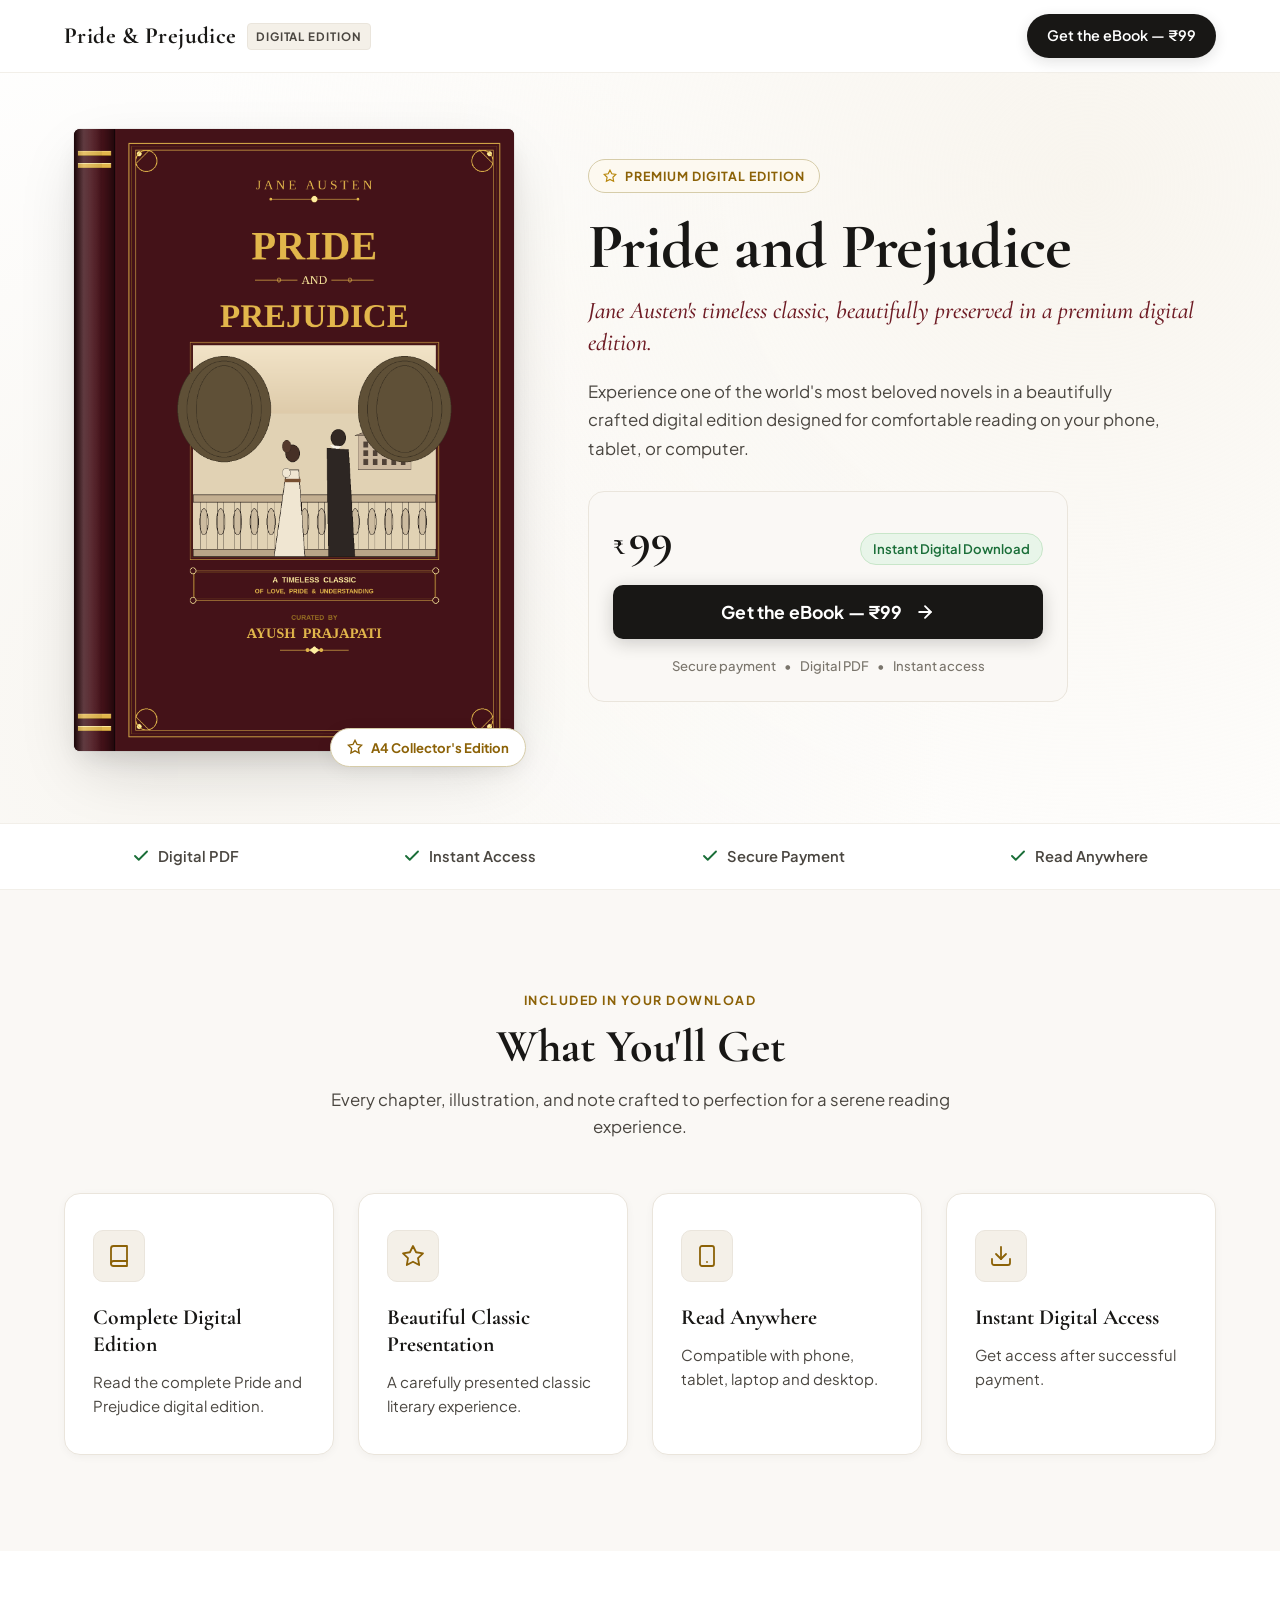
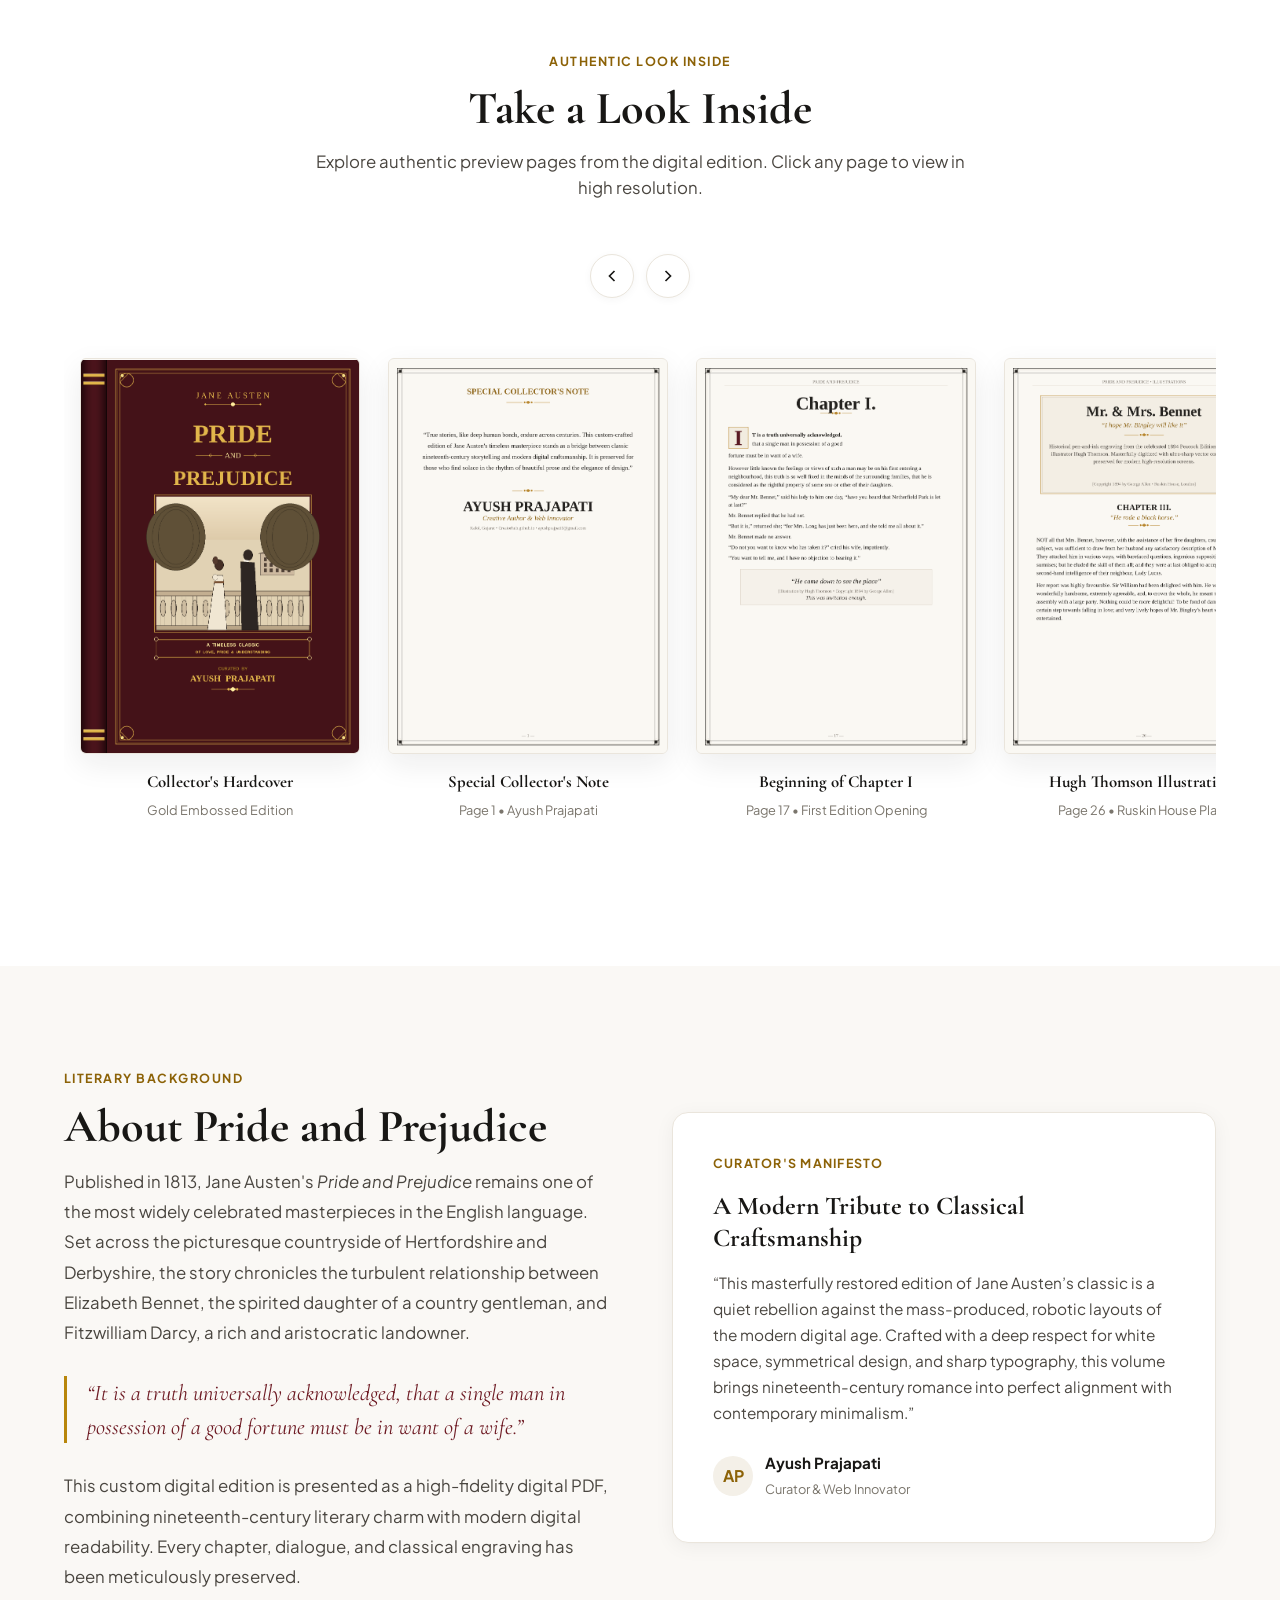
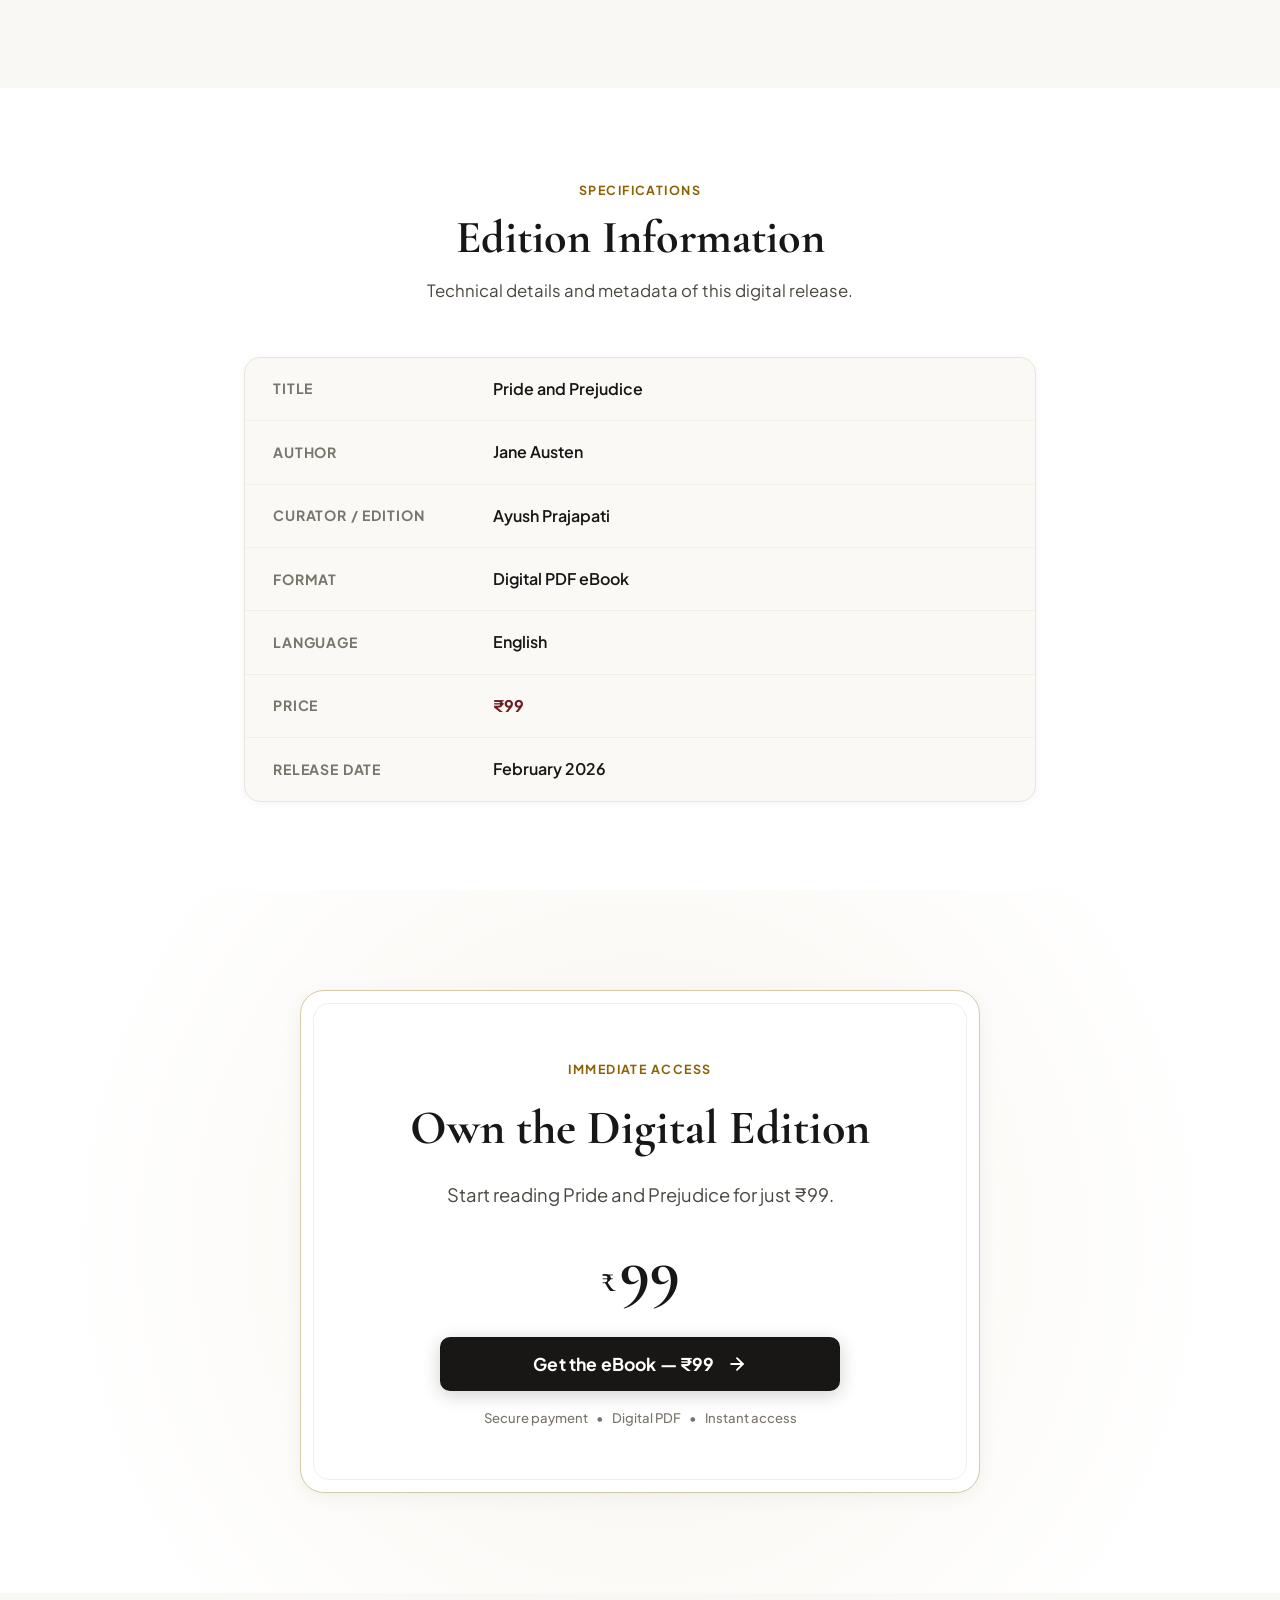
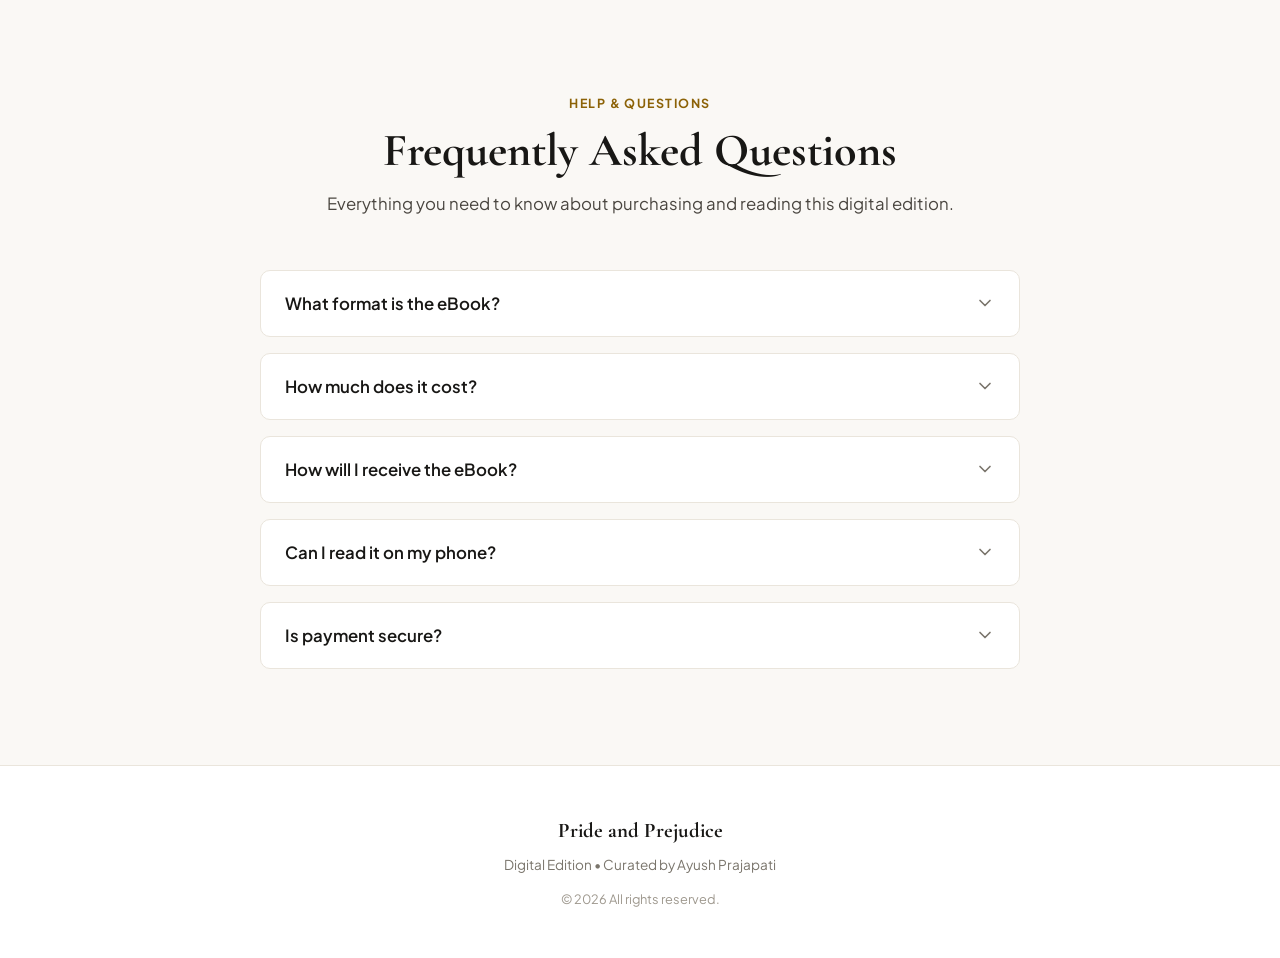
<file: index.html>
<!DOCTYPE html>
<html lang="en">
<head>
  <meta charset="UTF-8">
  <meta name="viewport" content="width=device-width, initial-scale=1.0">
  <title>Pride and Prejudice — Premium Digital Edition | ₹99</title>
  
  <!-- SEO Meta Tags -->
  <meta name="description" content="Get the Pride and Prejudice digital PDF edition by Jane Austen for ₹99. Read the timeless classic on your phone, tablet or computer.">
  <meta name="keywords" content="Pride and Prejudice, Jane Austen, eBook, Digital PDF, Ayush Prajapati, classic literature, book download">
  <meta name="author" content="Ayush Prajapati">
  <link rel="canonical" href="https://creatorhub.github.io/pride-and-prejudice">

  <!-- Open Graph / Social Sharing -->
  <meta property="og:type" content="book">
  <meta property="og:title" content="Pride and Prejudice — Premium Digital Edition | ₹99">
  <meta property="og:description" content="Jane Austen's timeless classic, beautifully preserved in a premium digital edition designed for phone, tablet, and computer.">
  <meta property="og:image" content="assets/pride-and-prejudice-cover.png">
  <meta property="og:url" content="https://creatorhub.github.io/pride-and-prejudice">
  
  <!-- Twitter Card -->
  <meta name="twitter:card" content="summary_large_image">
  <meta name="twitter:title" content="Pride and Prejudice — Premium Digital Edition | ₹99">
  <meta name="twitter:description" content="Jane Austen's timeless classic, beautifully preserved in a premium digital edition.">
  <meta name="twitter:image" content="assets/pride-and-prejudice-cover.png">

  <!-- Structured Schema Markup (JSON-LD) -->
  <script type="application/ld+json">
  {
    "@context": "https://schema.org",
    "@type": "Book",
    "name": "Pride and Prejudice",
    "author": {
      "@type": "Person",
      "name": "Jane Austen"
    },
    "editor": {
      "@type": "Person",
      "name": "Ayush Prajapati"
    },
    "bookFormat": "https://schema.org/EBook",
    "inLanguage": "en",
    "offers": {
      "@type": "Offer",
      "price": "99",
      "priceCurrency": "INR",
      "availability": "https://schema.org/InStock",
      "url": "https://creatorhub.github.io/pride-and-prejudice"
    },
    "image": "assets/pride-and-prejudice-cover.png",
    "description": "Jane Austen's timeless classic, beautifully preserved in a premium digital edition designed for phone, tablet, and desktop reading."
  }
  </script>

  <link rel="stylesheet" href="style.css">
</head>
<body>

  <!-- ========================================================================
       1. MINIMAL PREMIUM HEADER
       ======================================================================== -->
  <header class="site-header">
    <div class="container">
      <div class="header-inner">
        <div class="brand-logo">
          <span class="brand-title">Pride &amp; Prejudice</span>
          <span class="brand-edition-tag">Digital Edition</span>
        </div>
        <a href="#purchase" class="header-cta btn-checkout">
          <span>Get the eBook — ₹99</span>
        </a>
      </div>
    </div>
  </header>

  <main>
    <!-- ========================================================================
         2. HERO SECTION
         ======================================================================== -->
    <section class="hero-section" id="hero">
      <div class="container">
        <div class="hero-grid">
          
          <!-- LEFT: Large A4 Book Cover -->
          <div class="hero-cover-wrapper reveal-fade-up">
            <div class="book-card-3d" title="Pride and Prejudice — Restored Collector's Edition">
              <img 
                src="assets/pride-and-prejudice-cover.png" 
                alt="Pride and Prejudice by Jane Austen — Restored Digital Edition Cover" 
                class="book-cover-img"
                loading="eager"
              >
              <div class="cover-badge-floating">
                <svg width="16" height="16" viewBox="0 0 24 24" fill="none" stroke="currentColor" stroke-width="2">
                  <path d="M12 2l3.09 6.26L22 9.27l-5 4.87 1.18 6.88L12 17.77l-6.18 3.25L7 14.14 2 9.27l6.91-1.01L12 2z"></path>
                </svg>
                <span>A4 Collector's Edition</span>
              </div>
            </div>
          </div>

          <!-- RIGHT: Product Details & Purchase Box -->
          <div class="hero-content reveal-fade-up delay-1">
            <div class="hero-badge-pill">
              <svg viewBox="0 0 24 24" fill="none" stroke="currentColor" stroke-width="2">
                <polygon points="12 2 15.09 8.26 22 9.27 17 14.14 18.18 21.02 12 17.77 5.82 21.02 7 14.14 2 9.27 8.91 8.26 12 2"></polygon>
              </svg>
              <span>PREMIUM DIGITAL EDITION</span>
            </div>

            <h1 class="hero-title">Pride and Prejudice</h1>
            
            <h2 class="hero-subtitle">
              Jane Austen's timeless classic, beautifully preserved in a premium digital edition.
            </h2>
            
            <p class="hero-description">
              Experience one of the world's most beloved novels in a beautifully crafted digital edition designed for comfortable reading on your phone, tablet, or computer.
            </p>

            <div class="hero-purchase-box" id="purchase">
              <div class="price-row">
                <div class="price-tag-wrap">
                  <span class="price-currency">₹</span>
                  <span class="price-amount">99</span>
                </div>
                <span class="price-tag-badge">Instant Digital Download</span>
              </div>

              <!-- Primary CTA Button -->
              <button type="button" class="cta-button-primary btn-checkout" aria-label="Get the eBook for 99 Rupees">
                <span class="btn-spinner"></span>
                <span class="btn-text">Get the eBook — ₹99</span>
                <svg width="20" height="20" viewBox="0 0 24 24" fill="none" stroke="currentColor" stroke-width="2.2" stroke-linecap="round" stroke-linejoin="round">
                  <line x1="5" y1="12" x2="19" y2="12"></line>
                  <polyline points="12 5 19 12 12 19"></polyline>
                </svg>
              </button>

              <div class="purchase-meta-text">
                <span>Secure payment</span>
                <span>•</span>
                <span>Digital PDF</span>
                <span>•</span>
                <span>Instant access</span>
              </div>
            </div>
          </div>

        </div>
      </div>
    </section>

    <!-- ========================================================================
         3. TRUST SECTION (STRIP)
         ======================================================================== -->
    <section class="trust-strip-section">
      <div class="container">
        <div class="trust-items-grid">
          <div class="trust-item">
            <svg viewBox="0 0 24 24" fill="none" stroke="currentColor" stroke-width="2.5" stroke-linecap="round" stroke-linejoin="round">
              <polyline points="20 6 9 17 4 12"></polyline>
            </svg>
            <span>Digital PDF</span>
          </div>

          <div class="trust-item">
            <svg viewBox="0 0 24 24" fill="none" stroke="currentColor" stroke-width="2.5" stroke-linecap="round" stroke-linejoin="round">
              <polyline points="20 6 9 17 4 12"></polyline>
            </svg>
            <span>Instant Access</span>
          </div>

          <div class="trust-item">
            <svg viewBox="0 0 24 24" fill="none" stroke="currentColor" stroke-width="2.5" stroke-linecap="round" stroke-linejoin="round">
              <polyline points="20 6 9 17 4 12"></polyline>
            </svg>
            <span>Secure Payment</span>
          </div>

          <div class="trust-item">
            <svg viewBox="0 0 24 24" fill="none" stroke="currentColor" stroke-width="2.5" stroke-linecap="round" stroke-linejoin="round">
              <polyline points="20 6 9 17 4 12"></polyline>
            </svg>
            <span>Read Anywhere</span>
          </div>
        </div>
      </div>
    </section>

    <!-- ========================================================================
         4. WHAT YOU'LL GET SECTION
         ======================================================================== -->
    <section class="features-section" id="features">
      <div class="container">
        <div class="section-header reveal-fade-up">
          <span class="section-tag">Included in Your Download</span>
          <h2 class="section-title">What You'll Get</h2>
          <p class="section-subtitle">
            Every chapter, illustration, and note crafted to perfection for a serene reading experience.
          </p>
        </div>

        <div class="features-grid">
          <!-- Card 1 -->
          <div class="feature-card reveal-fade-up delay-1">
            <div class="feature-icon-box">
              <svg viewBox="0 0 24 24" fill="none" stroke="currentColor" stroke-width="1.8" stroke-linecap="round" stroke-linejoin="round">
                <path d="M4 19.5A2.5 2.5 0 0 1 6.5 17H20"></path>
                <path d="M6.5 2H20v20H6.5A2.5 2.5 0 0 1 4 19.5v-15A2.5 2.5 0 0 1 6.5 2z"></path>
              </svg>
            </div>
            <h3 class="feature-title">Complete Digital Edition</h3>
            <p class="feature-description">
              Read the complete Pride and Prejudice digital edition.
            </p>
          </div>

          <!-- Card 2 -->
          <div class="feature-card reveal-fade-up delay-2">
            <div class="feature-icon-box">
              <svg viewBox="0 0 24 24" fill="none" stroke="currentColor" stroke-width="1.8" stroke-linecap="round" stroke-linejoin="round">
                <polygon points="12 2 15.09 8.26 22 9.27 17 14.14 18.18 21.02 12 17.77 5.82 21.02 7 14.14 2 9.27 8.91 8.26 12 2"></polygon>
              </svg>
            </div>
            <h3 class="feature-title">Beautiful Classic Presentation</h3>
            <p class="feature-description">
              A carefully presented classic literary experience.
            </p>
          </div>

          <!-- Card 3 -->
          <div class="feature-card reveal-fade-up delay-3">
            <div class="feature-icon-box">
              <svg viewBox="0 0 24 24" fill="none" stroke="currentColor" stroke-width="1.8" stroke-linecap="round" stroke-linejoin="round">
                <rect x="5" y="2" width="14" height="20" rx="2" ry="2"></rect>
                <line x1="12" y1="18" x2="12.01" y2="18"></line>
              </svg>
            </div>
            <h3 class="feature-title">Read Anywhere</h3>
            <p class="feature-description">
              Compatible with phone, tablet, laptop and desktop.
            </p>
          </div>

          <!-- Card 4 -->
          <div class="feature-card reveal-fade-up delay-4">
            <div class="feature-icon-box">
              <svg viewBox="0 0 24 24" fill="none" stroke="currentColor" stroke-width="1.8" stroke-linecap="round" stroke-linejoin="round">
                <path d="M21 15v4a2 2 0 0 1-2 2H5a2 2 0 0 1-2-2v-4"></path>
                <polyline points="7 10 12 15 17 10"></polyline>
                <line x1="12" y1="15" x2="12" y2="3"></line>
              </svg>
            </div>
            <h3 class="feature-title">Instant Digital Access</h3>
            <p class="feature-description">
              Get access after successful payment.
            </p>
          </div>
        </div>
      </div>
    </section>

    <!-- ========================================================================
         5. BOOK PREVIEW SECTION ("Take a Look Inside")
         ======================================================================== -->
    <section class="preview-section" id="preview">
      <div class="container">
        <div class="section-header reveal-fade-up">
          <span class="section-tag">Authentic Look Inside</span>
          <h2 class="section-title">Take a Look Inside</h2>
          <p class="section-subtitle">
            Explore authentic preview pages from the digital edition. Click any page to view in high resolution.
          </p>
        </div>

        <div class="preview-controls reveal-fade-up">
          <button type="button" class="preview-btn preview-btn-prev" aria-label="Scroll previews left">
            <svg width="20" height="20" viewBox="0 0 24 24" fill="none" stroke="currentColor" stroke-width="2">
              <polyline points="15 18 9 12 15 6"></polyline>
            </svg>
          </button>
          <button type="button" class="preview-btn preview-btn-next" aria-label="Scroll previews right">
            <svg width="20" height="20" viewBox="0 0 24 24" fill="none" stroke="currentColor" stroke-width="2">
              <polyline points="9 18 15 12 9 6"></polyline>
            </svg>
          </button>
        </div>

        <div class="preview-gallery-wrapper">
          <div class="preview-gallery">
            
            <!-- Preview 1: Cover -->
            <div class="preview-item">
              <div class="preview-frame">
                <img src="assets/pride-and-prejudice-cover.png" alt="Pride and Prejudice Collector's Hardcover Edition" loading="lazy">
                <div class="preview-overlay-btn">
                  <svg width="14" height="14" viewBox="0 0 24 24" fill="none" stroke="currentColor" stroke-width="2"><circle cx="11" cy="11" r="8"></circle><line x1="21" y1="21" x2="16.65" y2="16.65"></line><line x1="11" y1="8" x2="11" y2="14"></line><line x1="8" y1="11" x2="14" y2="11"></line></svg>
                  <span>Enlarge</span>
                </div>
              </div>
              <div class="preview-caption">
                <h4 class="preview-caption-title">Collector's Hardcover</h4>
                <span class="preview-caption-sub">Gold Embossed Edition</span>
              </div>
            </div>

            <!-- Preview 2: Special Collector's Note -->
            <div class="preview-item">
              <div class="preview-frame">
                <img src="assets/preview-collectors-note.png" alt="Pride and Prejudice Page 1 — Special Collector's Note" loading="lazy">
                <div class="preview-overlay-btn">
                  <svg width="14" height="14" viewBox="0 0 24 24" fill="none" stroke="currentColor" stroke-width="2"><circle cx="11" cy="11" r="8"></circle><line x1="21" y1="21" x2="16.65" y2="16.65"></line><line x1="11" y1="8" x2="11" y2="14"></line><line x1="8" y1="11" x2="14" y2="11"></line></svg>
                  <span>Enlarge</span>
                </div>
              </div>
              <div class="preview-caption">
                <h4 class="preview-caption-title">Special Collector's Note</h4>
                <span class="preview-caption-sub">Page 1 • Ayush Prajapati</span>
              </div>
            </div>

            <!-- Preview 3: Chapter I -->
            <div class="preview-item">
              <div class="preview-frame">
                <img src="assets/preview-chapter-1.png" alt="Pride and Prejudice Page 17 — Beginning of Chapter I" loading="lazy">
                <div class="preview-overlay-btn">
                  <svg width="14" height="14" viewBox="0 0 24 24" fill="none" stroke="currentColor" stroke-width="2"><circle cx="11" cy="11" r="8"></circle><line x1="21" y1="21" x2="16.65" y2="16.65"></line><line x1="11" y1="8" x2="11" y2="14"></line><line x1="8" y1="11" x2="14" y2="11"></line></svg>
                  <span>Enlarge</span>
                </div>
              </div>
              <div class="preview-caption">
                <h4 class="preview-caption-title">Beginning of Chapter I</h4>
                <span class="preview-caption-sub">Page 17 • First Edition Opening</span>
              </div>
            </div>

            <!-- Preview 4: Illustration Plate -->
            <div class="preview-item">
              <div class="preview-frame">
                <img src="assets/preview-illustration.png" alt="Pride and Prejudice Classic Illustrations and Chapter III" loading="lazy">
                <div class="preview-overlay-btn">
                  <svg width="14" height="14" viewBox="0 0 24 24" fill="none" stroke="currentColor" stroke-width="2"><circle cx="11" cy="11" r="8"></circle><line x1="21" y1="21" x2="16.65" y2="16.65"></line><line x1="11" y1="8" x2="11" y2="14"></line><line x1="8" y1="11" x2="14" y2="11"></line></svg>
                  <span>Enlarge</span>
                </div>
              </div>
              <div class="preview-caption">
                <h4 class="preview-caption-title">Hugh Thomson Illustrations</h4>
                <span class="preview-caption-sub">Page 26 • Ruskin House Plate</span>
              </div>
            </div>

            <!-- Preview 5: List of Illustrations & Preface -->
            <div class="preview-item">
              <div class="preview-frame">
                <img src="assets/preview-illustrations-list.png" alt="Pride and Prejudice List of Illustrations and Critical Preface" loading="lazy">
                <div class="preview-overlay-btn">
                  <svg width="14" height="14" viewBox="0 0 24 24" fill="none" stroke="currentColor" stroke-width="2"><circle cx="11" cy="11" r="8"></circle><line x1="21" y1="21" x2="16.65" y2="16.65"></line><line x1="11" y1="8" x2="11" y2="14"></line><line x1="8" y1="11" x2="14" y2="11"></line></svg>
                  <span>Enlarge</span>
                </div>
              </div>
              <div class="preview-caption">
                <h4 class="preview-caption-title">Contents &amp; Critical Preface</h4>
                <span class="preview-caption-sub">Page 12 • George Saintsbury</span>
              </div>
            </div>

          </div>
        </div>
      </div>
    </section>

    <!-- Lightbox Modal -->
    <div class="preview-modal" id="previewModal" role="dialog" aria-modal="true">
      <div class="preview-modal-content">
        <button type="button" class="preview-modal-close" id="previewModalClose" aria-label="Close modal">&times;</button>
        <img src="assets/pride-and-prejudice-cover.png" alt="Book Page Preview" class="preview-modal-img" id="previewModalImg">
        <div class="preview-modal-title" id="previewModalTitle"></div>
      </div>
    </div>

    <!-- ========================================================================
         6. ABOUT THE BOOK SECTION
         ======================================================================== -->
    <section class="about-section" id="about">
      <div class="container">
        <div class="about-grid">
          
          <div class="about-editorial-text reveal-fade-up">
            <span class="section-tag">Literary Background</span>
            <h2 class="section-title">About Pride and Prejudice</h2>
            <p>
              Published in 1813, Jane Austen's <em>Pride and Prejudice</em> remains one of the most widely celebrated masterpieces in the English language. Set across the picturesque countryside of Hertfordshire and Derbyshire, the story chronicles the turbulent relationship between Elizabeth Bennet, the spirited daughter of a country gentleman, and Fitzwilliam Darcy, a rich and aristocratic landowner.
            </p>
            
            <div class="quote-highlight">
              “It is a truth universally acknowledged, that a single man in possession of a good fortune must be in want of a wife.”
            </div>

            <p>
              This custom digital edition is presented as a high-fidelity digital PDF, combining nineteenth-century literary charm with modern digital readability. Every chapter, dialogue, and classical engraving has been meticulously preserved.
            </p>
          </div>

          <div class="about-card-manifesto reveal-fade-up delay-2">
            <span class="manifesto-badge">Curator's Manifesto</span>
            <h3 class="manifesto-title">A Modern Tribute to Classical Craftsmanship</h3>
            <p class="manifesto-body">
              “This masterfully restored edition of Jane Austen’s classic is a quiet rebellion against the mass-produced, robotic layouts of the modern digital age. Crafted with a deep respect for white space, symmetrical design, and sharp typography, this volume brings nineteenth-century romance into perfect alignment with contemporary minimalism.”
            </p>
            <div style="margin-top: 24px; display: flex; align-items: center; gap: 12px;">
              <div style="width: 40px; height: 40px; border-radius: 50%; background-color: var(--bg-tertiary); display: flex; align-items: center; justify-content: center; font-weight: 700; color: var(--accent-gold-dark);">AP</div>
              <div>
                <strong style="display: block; font-size: 0.95rem; color: var(--text-primary);">Ayush Prajapati</strong>
                <span style="font-size: 0.8rem; color: var(--text-muted);">Curator &amp; Web Innovator</span>
              </div>
            </div>
          </div>

        </div>
      </div>
    </section>

    <!-- ========================================================================
         7. EDITION INFORMATION SECTION
         ======================================================================== -->
    <section class="edition-section" id="edition-info">
      <div class="container-narrow">
        <div class="section-header reveal-fade-up">
          <span class="section-tag">Specifications</span>
          <h2 class="section-title">Edition Information</h2>
          <p class="section-subtitle">Technical details and metadata of this digital release.</p>
        </div>

        <div class="edition-table-card reveal-fade-up delay-1">
          <div class="edition-row">
            <span class="edition-label">Title</span>
            <span class="edition-value">Pride and Prejudice</span>
          </div>

          <div class="edition-row">
            <span class="edition-label">Author</span>
            <span class="edition-value">Jane Austen</span>
          </div>

          <div class="edition-row">
            <span class="edition-label">Curator / Edition</span>
            <span class="edition-value">Ayush Prajapati</span>
          </div>

          <div class="edition-row">
            <span class="edition-label">Format</span>
            <span class="edition-value">Digital PDF eBook</span>
          </div>

          <div class="edition-row">
            <span class="edition-label">Language</span>
            <span class="edition-value">English</span>
          </div>

          <div class="edition-row">
            <span class="edition-label">Price</span>
            <span class="edition-value edition-value-accent">₹99</span>
          </div>

          <div class="edition-row">
            <span class="edition-label">Release Date</span>
            <span class="edition-value">February 2026</span>
          </div>
        </div>
      </div>
    </section>

    <!-- ========================================================================
         8. PRICE / FINAL CTA SECTION
         ======================================================================== -->
    <section class="final-cta-section" id="final-cta">
      <div class="container">
        <div class="final-cta-card reveal-fade-up">
          <span class="section-tag">Immediate Access</span>
          <h2 class="final-cta-heading">Own the Digital Edition</h2>
          <p class="final-cta-text">Start reading Pride and Prejudice for just ₹99.</p>

          <div class="final-price-display">
            <span class="final-price-currency">₹</span>
            <span class="final-price-val">99</span>
          </div>

          <div class="final-cta-btn-wrap">
            <button type="button" class="cta-button-primary btn-checkout" aria-label="Purchase Pride and Prejudice for 99 Rupees">
              <span class="btn-spinner"></span>
              <span class="btn-text">Get the eBook — ₹99</span>
              <svg width="20" height="20" viewBox="0 0 24 24" fill="none" stroke="currentColor" stroke-width="2.2" stroke-linecap="round" stroke-linejoin="round">
                <line x1="5" y1="12" x2="19" y2="12"></line>
                <polyline points="12 5 19 12 12 19"></polyline>
              </svg>
            </button>
          </div>

          <div class="purchase-meta-text">
            <span>Secure payment</span>
            <span>•</span>
            <span>Digital PDF</span>
            <span>•</span>
            <span>Instant access</span>
          </div>
        </div>
      </div>
    </section>

    <!-- ========================================================================
         9. FAQ SECTION (Accordion)
         ======================================================================== -->
    <section class="faq-section" id="faq">
      <div class="container">
        <div class="section-header">
          <span class="section-tag">Help &amp; Questions</span>
          <h2 class="section-title">Frequently Asked Questions</h2>
          <p class="section-subtitle">Everything you need to know about purchasing and reading this digital edition.</p>
        </div>

        <div class="faq-list">
          
          <!-- Q1 -->
          <div class="faq-item">
            <button type="button" class="faq-trigger" aria-expanded="false">
              <span>What format is the eBook?</span>
              <svg viewBox="0 0 24 24" fill="none" stroke="currentColor" stroke-width="2" stroke-linecap="round" stroke-linejoin="round">
                <polyline points="6 9 12 15 18 9"></polyline>
              </svg>
            </button>
            <div class="faq-content">
              <div class="faq-content-inner">
                The product is provided as a digital PDF eBook.
              </div>
            </div>
          </div>

          <!-- Q2 -->
          <div class="faq-item">
            <button type="button" class="faq-trigger" aria-expanded="false">
              <span>How much does it cost?</span>
              <svg viewBox="0 0 24 24" fill="none" stroke="currentColor" stroke-width="2" stroke-linecap="round" stroke-linejoin="round">
                <polyline points="6 9 12 15 18 9"></polyline>
              </svg>
            </button>
            <div class="faq-content">
              <div class="faq-content-inner">
                The eBook is priced at ₹99.
              </div>
            </div>
          </div>

          <!-- Q3 -->
          <div class="faq-item">
            <button type="button" class="faq-trigger" aria-expanded="false">
              <span>How will I receive the eBook?</span>
              <svg viewBox="0 0 24 24" fill="none" stroke="currentColor" stroke-width="2" stroke-linecap="round" stroke-linejoin="round">
                <polyline points="6 9 12 15 18 9"></polyline>
              </svg>
            </button>
            <div class="faq-content">
              <div class="faq-content-inner">
                After successful payment, the customer is taken to the Thank You page where the digital access/download option can be provided.
              </div>
            </div>
          </div>

          <!-- Q4 -->
          <div class="faq-item">
            <button type="button" class="faq-trigger" aria-expanded="false">
              <span>Can I read it on my phone?</span>
              <svg viewBox="0 0 24 24" fill="none" stroke="currentColor" stroke-width="2" stroke-linecap="round" stroke-linejoin="round">
                <polyline points="6 9 12 15 18 9"></polyline>
              </svg>
            </button>
            <div class="faq-content">
              <div class="faq-content-inner">
                Yes. The PDF can be opened on compatible phones, tablets, laptops and desktop computers.
              </div>
            </div>
          </div>

          <!-- Q5 -->
          <div class="faq-item">
            <button type="button" class="faq-trigger" aria-expanded="false">
              <span>Is payment secure?</span>
              <svg viewBox="0 0 24 24" fill="none" stroke="currentColor" stroke-width="2" stroke-linecap="round" stroke-linejoin="round">
                <polyline points="6 9 12 15 18 9"></polyline>
              </svg>
            </button>
            <div class="faq-content">
              <div class="faq-content-inner">
                Payments are processed through the configured Cashfree payment flow.
              </div>
            </div>
          </div>

        </div>
      </div>
    </section>
  </main>

  <!-- ========================================================================
       10. FOOTER
       ======================================================================== -->
  <footer class="site-footer">
    <div class="container">
      <div class="footer-brand">Pride and Prejudice</div>
      <div class="footer-edition">Digital Edition • Curated by Ayush Prajapati</div>
      <div class="footer-copy">&copy; 2026 All rights reserved.</div>
    </div>
  </footer>

  <script src="script.js"></script>
</body>
</html>
</file>
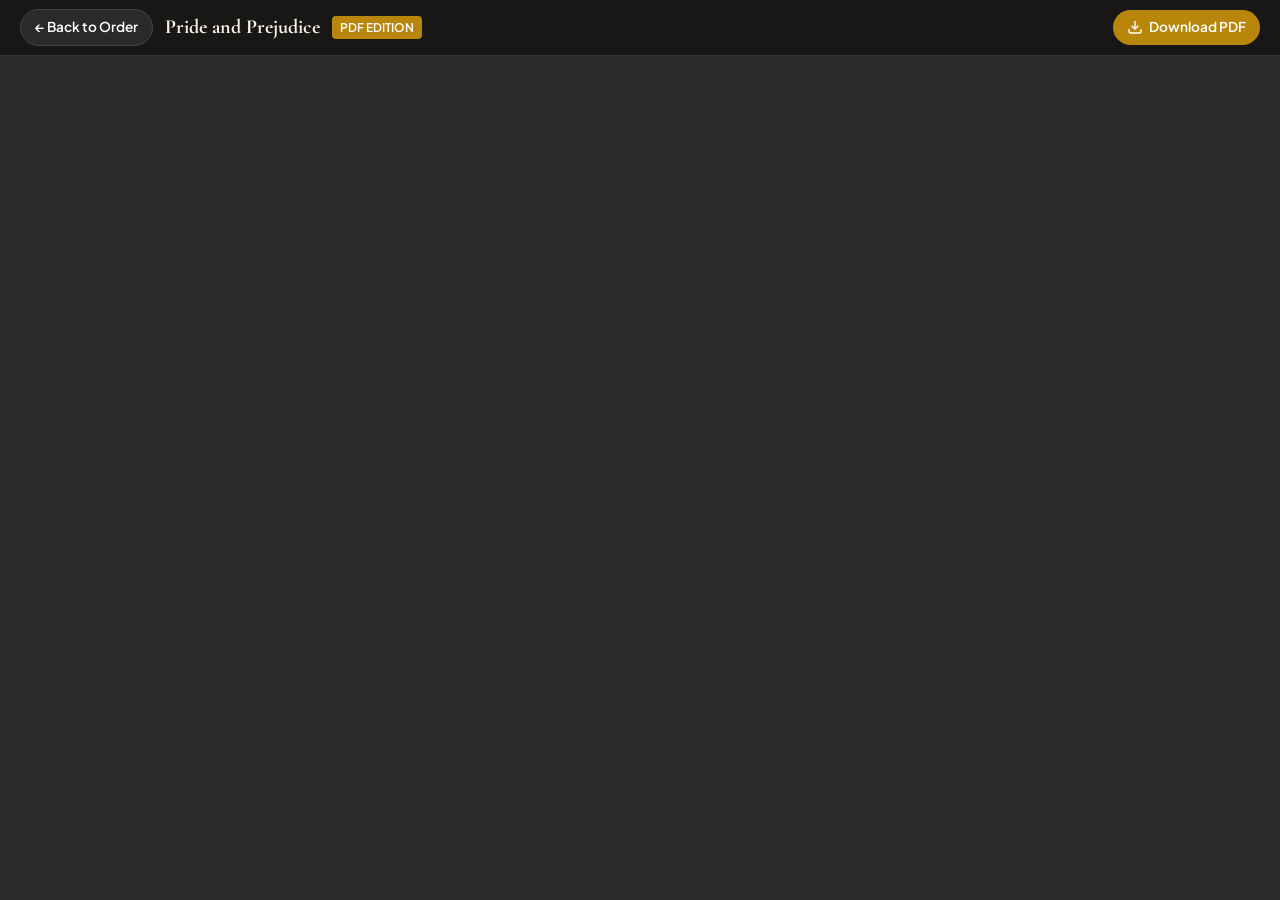
<file: read.html>
<!DOCTYPE html>
<html lang="en">
<head>
  <meta charset="UTF-8">
  <meta name="viewport" content="width=device-width, initial-scale=1.0">
  <title>Read Pride and Prejudice — Digital PDF Edition</title>
  <meta name="robots" content="noindex, nofollow">
  <link rel="stylesheet" href="style.css">
  <style>
    body, html {
      margin: 0;
      padding: 0;
      width: 100%;
      height: 100%;
      overflow: hidden;
      background-color: #1A1A1A;
      display: flex;
      flex-direction: column;
    }
    .pdf-reader-header {
      height: 56px;
      background-color: #181715;
      color: #FFFFFF;
      display: flex;
      align-items: center;
      justify-content: space-between;
      padding: 0 20px;
      border-bottom: 1px solid #333333;
      z-index: 100;
      flex-shrink: 0;
    }
    .reader-brand {
      display: flex;
      align-items: center;
      gap: 12px;
    }
    .reader-brand-title {
      font-family: var(--font-serif);
      font-size: 1.25rem;
      font-weight: 700;
      color: #F7F3EB;
    }
    .reader-brand-badge {
      font-size: 0.75rem;
      background-color: #B8860B;
      color: #FFFFFF;
      padding: 2px 8px;
      border-radius: var(--radius-xs);
      font-weight: 600;
      text-transform: uppercase;
    }
    .reader-actions {
      display: flex;
      align-items: center;
      gap: 10px;
    }
    .btn-reader-action {
      display: inline-flex;
      align-items: center;
      gap: 6px;
      padding: 6px 14px;
      border-radius: var(--radius-pill);
      font-size: 0.85rem;
      font-weight: 600;
      text-decoration: none;
      transition: all 0.2s ease;
    }
    .btn-reader-back {
      background-color: #2A2A28;
      color: #FFFFFF;
      border: 1px solid #444444;
    }
    .btn-reader-back:hover {
      background-color: #383836;
      color: #FFFFFF;
    }
    .btn-reader-download {
      background-color: #B8860B;
      color: #FFFFFF;
    }
    .btn-reader-download:hover {
      background-color: #996D07;
      color: #FFFFFF;
    }
    .pdf-viewer-frame {
      flex: 1;
      width: 100%;
      height: calc(100vh - 56px);
      border: none;
      background-color: #2B2B2B;
    }
  </style>
</head>
<body>
  <header class="pdf-reader-header">
    <div class="reader-brand">
      <a href="thank-you.html" class="btn-reader-action btn-reader-back">&larr; Back to Order</a>
      <span class="reader-brand-title">Pride and Prejudice</span>
      <span class="reader-brand-badge">PDF Edition</span>
    </div>
    <div class="reader-actions">
      <a href="assets/Pride_and_Prejudice_Digital_Edition.pdf" download="Pride_and_Prejudice_Digital_Edition.pdf" class="btn-reader-action btn-reader-download">
        <svg width="16" height="16" viewBox="0 0 24 24" fill="none" stroke="currentColor" stroke-width="2"><path d="M21 15v4a2 2 0 0 1-2 2H5a2 2 0 0 1-2-2v-4"></path><polyline points="7 10 12 15 17 10"></polyline><line x1="12" y1="15" x2="12" y2="3"></line></svg>
        <span>Download PDF</span>
      </a>
    </div>
  </header>

  <iframe 
    src="assets/Pride_and_Prejudice_Digital_Edition.pdf#toolbar=1&navpanes=1&statusbar=1&view=FitH" 
    class="pdf-viewer-frame" 
    title="Pride and Prejudice Digital PDF Viewer"
  >
    <p>Your browser does not support inline PDF viewing. <a href="assets/Pride_and_Prejudice_Digital_Edition.pdf" download>Download the PDF</a> to read.</p>
  </iframe>
</body>
</html>
</file>
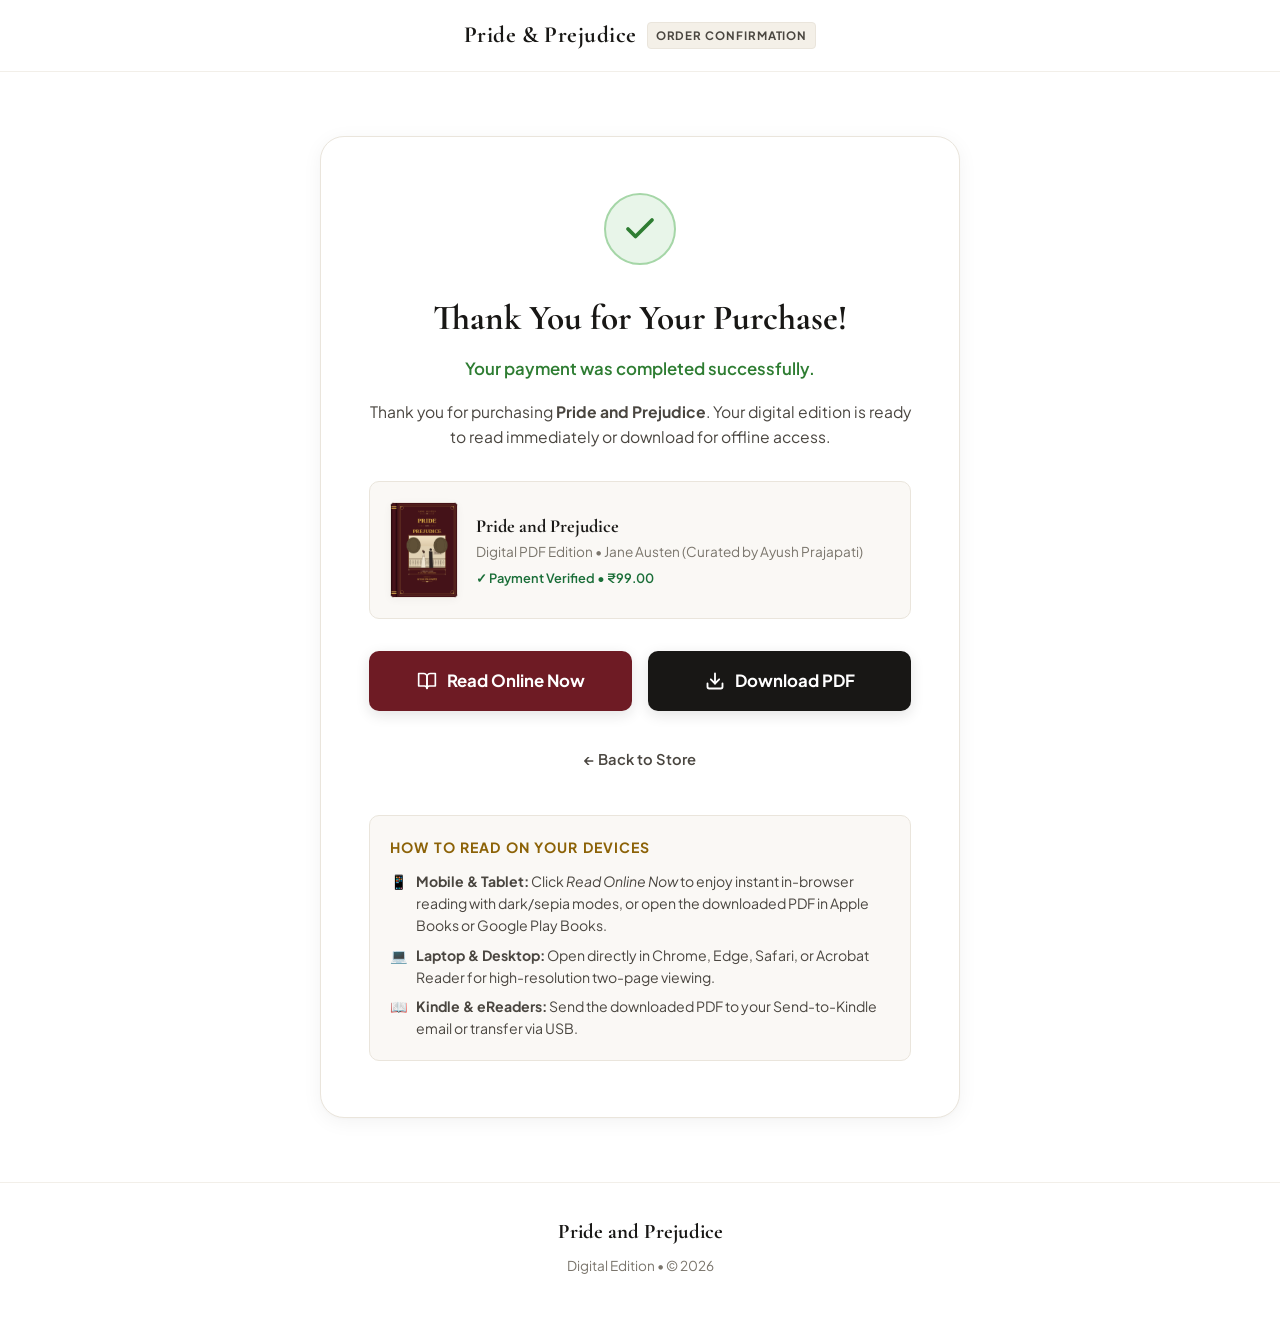
<file: thank-you.html>
<!DOCTYPE html>
<html lang="en">
<head>
  <meta charset="UTF-8">
  <meta name="viewport" content="width=device-width, initial-scale=1.0">
  <title>Thank You for Your Purchase — Pride and Prejudice Digital Edition</title>
  
  <meta name="robots" content="noindex, nofollow">
  <meta name="description" content="Thank you for purchasing Pride and Prejudice. Access and read your digital edition.">

  <link rel="stylesheet" href="style.css">
  <style>
    .thank-you-options-grid {
      display: grid;
      grid-template-columns: 1fr 1fr;
      gap: 16px;
      margin-bottom: 24px;
    }
    
    .btn-read-online {
      display: flex;
      align-items: center;
      justify-content: center;
      gap: 10px;
      width: 100%;
      padding: 16px 20px;
      background-color: var(--accent-burgundy);
      color: #FFFFFF;
      font-size: 1.05rem;
      font-weight: 700;
      border-radius: var(--radius-md);
      box-shadow: var(--shadow-btn);
      transition: all var(--transition-fast);
      text-decoration: none;
    }
    
    .btn-read-online:hover {
      background-color: #54141B;
      transform: translateY(-1px);
      box-shadow: var(--shadow-btn-hover);
      color: #FFFFFF;
    }
    
    .device-tips-box {
      margin-top: 32px;
      padding: 20px;
      background-color: var(--bg-secondary);
      border: 1px solid var(--border-primary);
      border-radius: var(--radius-md);
      text-align: left;
    }
    
    .device-tips-title {
      font-size: 0.88rem;
      font-weight: 700;
      text-transform: uppercase;
      letter-spacing: 0.08em;
      color: var(--accent-gold-dark);
      margin-bottom: 12px;
    }
    
    .device-tips-list {
      display: flex;
      flex-direction: column;
      gap: 8px;
      font-size: 0.88rem;
      color: var(--text-secondary);
    }
    
    .device-tips-item {
      display: flex;
      align-items: flex-start;
      gap: 8px;
    }
    
    @media (max-width: 600px) {
      .thank-you-options-grid {
        grid-template-columns: 1fr;
      }
    }
  </style>
</head>
<body class="thank-you-page">

  <!-- Header -->
  <header class="thank-you-header">
    <div class="container">
      <div class="brand-logo" style="justify-content: center;">
        <span class="brand-title">Pride &amp; Prejudice</span>
        <span class="brand-edition-tag">Order Confirmation</span>
      </div>
    </div>
  </header>

  <!-- Main Content -->
  <main class="thank-you-main">
    <div class="thank-you-card reveal-fade-up active">
      
      <!-- Animated Success Checkmark -->
      <div class="success-icon-wrap" aria-hidden="true">
        <svg viewBox="0 0 24 24" fill="none" stroke="currentColor" stroke-width="2.5" stroke-linecap="round" stroke-linejoin="round">
          <polyline points="20 6 9 17 4 12"></polyline>
        </svg>
      </div>

      <h1 class="thank-you-heading">Thank You for Your Purchase!</h1>
      <p class="thank-you-subheading">Your payment was completed successfully.</p>
      
      <p class="thank-you-text">
        Thank you for purchasing <strong>Pride and Prejudice</strong>. Your digital edition is ready to read immediately or download for offline access.
      </p>

      <!-- Product Summary Box -->
      <div class="product-summary-box">
        <img 
          src="assets/pride-and-prejudice-cover.png" 
          alt="Pride and Prejudice Cover Thumbnail" 
          class="product-summary-thumb"
        >
        <div class="product-summary-info">
          <div class="product-summary-title">Pride and Prejudice</div>
          <div class="product-summary-edition">Digital PDF Edition • Jane Austen (Curated by Ayush Prajapati)</div>
          <div style="font-size: 0.8rem; color: #1A6E38; font-weight: 600; margin-top: 4px;">
            ✓ Payment Verified • ₹99.00
          </div>
        </div>
      </div>

      <!-- Action Options (Read Online + Download PDF) -->
      <div class="thank-you-options-grid">
        <!-- Option 1: Read Online -->
        <a href="read.html" class="btn-read-online">
          <svg width="20" height="20" viewBox="0 0 24 24" fill="none" stroke="currentColor" stroke-width="2" stroke-linecap="round" stroke-linejoin="round">
            <path d="M2 3h6a4 4 0 0 1 4 4v14a3 3 0 0 0-3-3H2z"></path>
            <path d="M22 3h-6a4 4 0 0 0-4 4v14a3 3 0 0 1 3-3h7z"></path>
          </svg>
          <span>Read Online Now</span>
        </a>

        <!-- Option 2: Download PDF -->
        <a 
          href="assets/Pride_and_Prejudice_Digital_Edition.pdf" 
          download="Pride_and_Prejudice_Digital_Edition.pdf" 
          class="btn-download-ebook" 
          id="btnDownloadEbook"
        >
          <svg width="20" height="20" viewBox="0 0 24 24" fill="none" stroke="currentColor" stroke-width="2.2" stroke-linecap="round" stroke-linejoin="round">
            <path d="M21 15v4a2 2 0 0 1-2 2H5a2 2 0 0 1-2-2v-4"></path>
            <polyline points="7 10 12 15 17 10"></polyline>
            <line x1="12" y1="15" x2="12" y2="3"></line>
          </svg>
          <span>Download PDF</span>
        </a>
      </div>

      <!-- Back to Store Link -->
      <div>
        <a href="index.html" class="btn-back-store">
          &larr; Back to Store
        </a>
      </div>

      <!-- Device Reading Tips -->
      <div class="device-tips-box">
        <div class="device-tips-title">How to Read on Your Devices</div>
        <div class="device-tips-list">
          <div class="device-tips-item">
            <span>📱</span>
            <span><strong>Mobile &amp; Tablet:</strong> Click <em>Read Online Now</em> to enjoy instant in-browser reading with dark/sepia modes, or open the downloaded PDF in Apple Books or Google Play Books.</span>
          </div>
          <div class="device-tips-item">
            <span>💻</span>
            <span><strong>Laptop &amp; Desktop:</strong> Open directly in Chrome, Edge, Safari, or Acrobat Reader for high-resolution two-page viewing.</span>
          </div>
          <div class="device-tips-item">
            <span>📖</span>
            <span><strong>Kindle &amp; eReaders:</strong> Send the downloaded PDF to your Send-to-Kindle email or transfer via USB.</span>
          </div>
        </div>
      </div>

    </div>
  </main>

  <!-- Footer -->
  <footer class="site-footer" style="border-top: 1px solid var(--border-subtle); padding: 32px 0;">
    <div class="container">
      <div class="footer-brand">Pride and Prejudice</div>
      <div class="footer-edition">Digital Edition • © 2026</div>
    </div>
  </footer>

  <script src="script.js"></script>
</body>
</html>
</file>
<file: style.css>
/* ==========================================================================
   PRIDE AND PREJUDICE — PREMIUM EBOOK SALES PAGE STYLESHEET
   Curated Edition by Ayush Prajapati | Luxury Editorial Aesthetic
   Ultra-Responsive: Mobile (320px+), Tablet (768px-1024px), Desktop (1025px+)
   ========================================================================== */

/* --------------------------------------------------------------------------
   1. Google Fonts & CSS Custom Properties
   -------------------------------------------------------------------------- */
@import url('https://fonts.googleapis.com/css2?family=Cormorant+Garamond:ital,wght@0,400;0,500;0,600;0,700;1,400;1,600&family=Plus+Jakarta+Sans:wght@300;400;500;600;700&family=Playfair+Display:ital,wght@0,500;0,600;0,700;1,400;1,600&display=swap');

:root {
  /* Color Palette - Refined Literary Neutral */
  --bg-primary: #FFFFFF;
  --bg-secondary: #FAF8F5;
  --bg-tertiary: #F4F0E8;
  --bg-card: #FFFFFF;
  --bg-card-subtle: #FAF9F6;
  
  --text-primary: #181715;
  --text-secondary: #4A4640;
  --text-muted: #7A756C;
  --text-light: #9E988E;
  
  --border-primary: #EAE5DC;
  --border-subtle: #F2EFE9;
  --border-accent: #D6CCA9;
  
  --accent-gold: #B8860B;
  --accent-gold-dark: #8C6207;
  --accent-gold-light: #FDF9F0;
  --accent-gold-glow: rgba(184, 134, 11, 0.15);
  
  --accent-burgundy: #6E1B24;
  --accent-burgundy-dark: #52131A;
  --accent-burgundy-light: #FAF0F2;
  
  /* Typography */
  --font-serif: 'Cormorant Garamond', 'Playfair Display', Georgia, serif;
  --font-display: 'Playfair Display', Georgia, serif;
  --font-sans: 'Plus Jakarta Sans', -apple-system, BlinkMacSystemFont, 'Segoe UI', Roboto, sans-serif;
  
  /* Elevation & Shadows */
  --shadow-subtle: 0 2px 8px rgba(24, 23, 21, 0.04);
  --shadow-card: 0 4px 20px rgba(24, 23, 21, 0.05), 0 1px 3px rgba(24, 23, 21, 0.02);
  --shadow-card-hover: 0 12px 32px rgba(24, 23, 21, 0.08), 0 2px 6px rgba(24, 23, 21, 0.03);
  --shadow-book: 0 24px 60px -12px rgba(24, 23, 21, 0.18), 0 12px 24px -8px rgba(24, 23, 21, 0.12), 0 0 0 1px rgba(0, 0, 0, 0.05);
  --shadow-book-hover: 0 32px 70px -10px rgba(24, 23, 21, 0.22), 0 16px 36px -8px rgba(24, 23, 21, 0.14), 0 0 0 1px rgba(184, 134, 11, 0.25);
  --shadow-btn: 0 4px 14px rgba(24, 23, 21, 0.12);
  --shadow-btn-hover: 0 8px 22px rgba(24, 23, 21, 0.18);
  
  /* Border Radii */
  --radius-xs: 4px;
  --radius-sm: 6px;
  --radius-md: 10px;
  --radius-lg: 16px;
  --radius-xl: 24px;
  --radius-pill: 9999px;
  
  /* Transitions */
  --ease-spring: cubic-bezier(0.16, 1, 0.3, 1);
  --ease-smooth: cubic-bezier(0.4, 0, 0.2, 1);
  --transition-fast: 0.2s var(--ease-smooth);
  --transition-normal: 0.35s var(--ease-smooth);
  --transition-slow: 0.6s var(--ease-spring);
  
  /* Layout */
  --max-width: 1200px;
  --max-width-narrow: 840px;
  --header-height: 72px;
}

/* --------------------------------------------------------------------------
   2. Reset & Global Styles
   -------------------------------------------------------------------------- */
*, *::before, *::after {
  box-sizing: border-box;
  margin: 0;
  padding: 0;
}

html {
  font-size: 16px;
  scroll-behavior: smooth;
  -webkit-font-smoothing: antialiased;
  -moz-osx-font-smoothing: grayscale;
}

body {
  font-family: var(--font-sans);
  color: var(--text-primary);
  background-color: var(--bg-primary);
  line-height: 1.65;
  overflow-x: hidden;
  position: relative;
  width: 100%;
}

img {
  max-width: 100%;
  height: auto;
  display: block;
}

a {
  color: inherit;
  text-decoration: none;
  transition: var(--transition-fast);
}

button {
  font-family: inherit;
  cursor: pointer;
  border: none;
  background: none;
  outline: none;
  -webkit-tap-highlight-color: transparent;
}

ul, ol {
  list-style: none;
}

.container {
  width: 100%;
  max-width: var(--max-width);
  margin: 0 auto;
  padding: 0 24px;
}

.container-narrow {
  width: 100%;
  max-width: var(--max-width-narrow);
  margin: 0 auto;
  padding: 0 24px;
}

/* --------------------------------------------------------------------------
   3. Header Navigation
   -------------------------------------------------------------------------- */
.site-header {
  position: sticky;
  top: 0;
  z-index: 100;
  background-color: rgba(255, 255, 255, 0.95);
  backdrop-filter: blur(12px);
  -webkit-backdrop-filter: blur(12px);
  border-bottom: 1px solid var(--border-subtle);
  transition: background-color var(--transition-fast), border-color var(--transition-fast), box-shadow var(--transition-fast);
}

.site-header.scrolled {
  background-color: rgba(255, 255, 255, 0.98);
  border-bottom-color: var(--border-primary);
  box-shadow: 0 2px 10px rgba(0, 0, 0, 0.04);
}

.header-inner {
  display: flex;
  align-items: center;
  justify-content: space-between;
  height: var(--header-height);
  gap: 16px;
}

.brand-logo {
  display: flex;
  align-items: center;
  gap: 10px;
  flex-shrink: 0;
}

.brand-title {
  font-family: var(--font-serif);
  font-size: 1.45rem;
  font-weight: 700;
  letter-spacing: 0.02em;
  color: var(--text-primary);
  white-space: nowrap;
}

.brand-edition-tag {
  font-size: 0.72rem;
  text-transform: uppercase;
  letter-spacing: 0.08em;
  font-weight: 700;
  padding: 3px 8px;
  background-color: var(--bg-tertiary);
  border-radius: var(--radius-xs);
  color: var(--text-secondary);
  border: 1px solid var(--border-primary);
  white-space: nowrap;
}

.header-cta {
  display: inline-flex;
  align-items: center;
  justify-content: center;
  gap: 8px;
  background-color: var(--text-primary);
  color: #FFFFFF !important;
  padding: 10px 20px;
  font-size: 0.9rem;
  font-weight: 600;
  border-radius: var(--radius-pill);
  transition: all var(--transition-fast);
  box-shadow: var(--shadow-btn);
  white-space: nowrap;
  flex-shrink: 0;
}

.header-cta:hover {
  background-color: var(--accent-burgundy);
  transform: translateY(-1px);
  box-shadow: var(--shadow-btn-hover);
}

/* --------------------------------------------------------------------------
   4. Hero Section
   -------------------------------------------------------------------------- */
.hero-section {
  padding: 56px 0 72px;
  background: radial-gradient(circle at 85% 15%, rgba(247, 243, 235, 0.85) 0%, rgba(255, 255, 255, 0) 70%),
              radial-gradient(circle at 15% 85%, rgba(244, 240, 232, 0.65) 0%, rgba(255, 255, 255, 0) 60%);
  position: relative;
  overflow: hidden;
}

.hero-grid {
  display: grid;
  grid-template-columns: 460px 1fr;
  gap: 64px;
  align-items: center;
}

/* Desktop Hero Cover Container */
.hero-cover-wrapper {
  position: relative;
  perspective: 1200px;
  display: flex;
  justify-content: center;
  width: 100%;
}

.book-card-3d {
  position: relative;
  width: 100%;
  max-width: 440px;
  aspect-ratio: 210 / 297; /* Exact A4 Portrait */
  border-radius: var(--radius-sm);
  background-color: #2D0A0E;
  box-shadow: var(--shadow-book);
  transition: transform var(--transition-slow), box-shadow var(--transition-slow);
  transform-style: preserve-3d;
  cursor: pointer;
}

.book-card-3d:hover {
  transform: translateY(-6px) rotateY(-3deg) rotateX(2deg);
  box-shadow: var(--shadow-book-hover);
}

.book-cover-img {
  width: 100%;
  height: 100%;
  object-fit: contain;
  border-radius: var(--radius-sm);
  display: block;
}

/* Realistic Book Spine Sheen / Overlay */
.book-card-3d::after {
  content: '';
  position: absolute;
  top: 0;
  left: 0;
  width: 28px;
  height: 100%;
  background: linear-gradient(to right, rgba(0,0,0,0.2) 0%, rgba(255,255,255,0.18) 35%, rgba(0,0,0,0.06) 100%);
  border-top-left-radius: var(--radius-sm);
  border-bottom-left-radius: var(--radius-sm);
  pointer-events: none;
}

/* Cover Badge */
.cover-badge-floating {
  position: absolute;
  bottom: -16px;
  right: -12px;
  background-color: #FFFFFF;
  border: 1px solid var(--border-accent);
  padding: 8px 16px;
  border-radius: var(--radius-pill);
  box-shadow: var(--shadow-card);
  display: flex;
  align-items: center;
  gap: 8px;
  font-size: 0.82rem;
  font-weight: 700;
  color: var(--accent-gold-dark);
  z-index: 5;
}

/* Hero Content Area */
.hero-content {
  display: flex;
  flex-direction: column;
  align-items: flex-start;
}

.hero-badge-pill {
  display: inline-flex;
  align-items: center;
  gap: 8px;
  padding: 6px 14px;
  background-color: var(--accent-gold-light);
  border: 1px solid var(--border-accent);
  border-radius: var(--radius-pill);
  font-size: 0.78rem;
  font-weight: 700;
  letter-spacing: 0.08em;
  color: var(--accent-gold-dark);
  margin-bottom: 20px;
}

.hero-badge-pill svg {
  width: 14px;
  height: 14px;
  color: var(--accent-gold);
}

.hero-title {
  font-family: var(--font-serif);
  font-size: clamp(2.8rem, 5vw, 4rem);
  font-weight: 700;
  line-height: 1.06;
  color: var(--text-primary);
  margin-bottom: 14px;
  letter-spacing: -0.01em;
}

.hero-subtitle {
  font-family: var(--font-serif);
  font-size: clamp(1.25rem, 2.5vw, 1.5rem);
  font-style: italic;
  font-weight: 500;
  color: var(--accent-burgundy);
  line-height: 1.35;
  margin-bottom: 18px;
}

.hero-description {
  font-size: 1.05rem;
  color: var(--text-secondary);
  line-height: 1.7;
  margin-bottom: 28px;
  max-width: 580px;
}

/* Price & CTA Box */
.hero-purchase-box {
  display: flex;
  flex-direction: column;
  gap: 16px;
  width: 100%;
  max-width: 480px;
  padding: 24px;
  background-color: var(--bg-secondary);
  border: 1px solid var(--border-primary);
  border-radius: var(--radius-lg);
  margin-bottom: 20px;
}

.price-row {
  display: flex;
  align-items: baseline;
  justify-content: space-between;
}

.price-tag-wrap {
  display: flex;
  align-items: baseline;
  gap: 4px;
}

.price-currency {
  font-family: var(--font-serif);
  font-size: 1.8rem;
  font-weight: 600;
  color: var(--text-primary);
}

.price-amount {
  font-family: var(--font-serif);
  font-size: 2.9rem;
  font-weight: 700;
  color: var(--text-primary);
  line-height: 1;
}

.price-tag-badge {
  font-size: 0.82rem;
  font-weight: 600;
  color: #1A6E38;
  background-color: #E8F5E9;
  padding: 4px 12px;
  border-radius: var(--radius-pill);
  border: 1px solid #C8E6C9;
}

/* Primary CTA Button */
.cta-button-primary {
  display: flex;
  align-items: center;
  justify-content: center;
  gap: 12px;
  width: 100%;
  padding: 16px 28px;
  background-color: var(--text-primary);
  color: #FFFFFF !important;
  font-size: 1.1rem;
  font-weight: 700;
  letter-spacing: 0.01em;
  border-radius: var(--radius-md);
  box-shadow: 0 4px 18px rgba(24, 23, 21, 0.2);
  transition: all var(--transition-fast);
  position: relative;
  overflow: hidden;
  text-decoration: none;
}

.cta-button-primary:hover {
  background-color: var(--accent-burgundy);
  transform: translateY(-2px);
  box-shadow: 0 8px 26px rgba(110, 27, 36, 0.25);
}

.cta-button-primary:active {
  transform: translateY(0);
}

.cta-button-primary .btn-spinner {
  display: none;
  width: 20px;
  height: 20px;
  border: 2px solid rgba(255,255,255,0.3);
  border-radius: 50%;
  border-top-color: #FFFFFF;
  animation: spin 0.8s linear infinite;
}

.cta-button-primary.loading .btn-text {
  opacity: 0.8;
}

.cta-button-primary.loading .btn-spinner {
  display: inline-block;
}

@keyframes spin {
  to { transform: rotate(360deg); }
}

.purchase-meta-text {
  display: flex;
  align-items: center;
  justify-content: center;
  gap: 8px;
  font-size: 0.82rem;
  color: var(--text-muted);
  font-weight: 500;
}

/* --------------------------------------------------------------------------
   5. Trust Strip Section
   -------------------------------------------------------------------------- */
.trust-strip-section {
  background-color: var(--bg-card);
  border-top: 1px solid var(--border-subtle);
  border-bottom: 1px solid var(--border-subtle);
  padding: 20px 0;
}

.trust-items-grid {
  display: flex;
  align-items: center;
  justify-content: space-around;
  flex-wrap: wrap;
  gap: 20px 28px;
}

.trust-item {
  display: flex;
  align-items: center;
  gap: 8px;
  font-size: 0.92rem;
  font-weight: 600;
  color: var(--text-secondary);
}

.trust-item svg {
  width: 18px;
  height: 18px;
  color: #1A6E38;
  flex-shrink: 0;
}

/* --------------------------------------------------------------------------
   6. Section Headers Common
   -------------------------------------------------------------------------- */
.section-header {
  text-align: center;
  max-width: 680px;
  margin: 0 auto 52px;
}

.section-tag {
  display: inline-block;
  font-size: 0.78rem;
  font-weight: 700;
  text-transform: uppercase;
  letter-spacing: 0.12em;
  color: var(--accent-gold-dark);
  margin-bottom: 10px;
}

.section-title {
  font-family: var(--font-serif);
  font-size: clamp(2.1rem, 3.6vw, 3rem);
  font-weight: 700;
  line-height: 1.15;
  color: var(--text-primary);
  margin-bottom: 14px;
}

.section-subtitle {
  font-size: 1.05rem;
  color: var(--text-secondary);
  line-height: 1.6;
}

/* --------------------------------------------------------------------------
   7. What You'll Get Section
   -------------------------------------------------------------------------- */
.features-section {
  padding: 96px 0;
  background-color: var(--bg-secondary);
}

.features-grid {
  display: grid;
  grid-template-columns: repeat(4, 1fr);
  gap: 24px;
}

.feature-card {
  background-color: var(--bg-card);
  padding: 36px 28px;
  border-radius: var(--radius-lg);
  border: 1px solid var(--border-primary);
  box-shadow: var(--shadow-subtle);
  transition: transform var(--transition-normal), box-shadow var(--transition-normal), border-color var(--transition-normal);
  display: flex;
  flex-direction: column;
  align-items: flex-start;
  position: relative;
}

.feature-card:hover {
  transform: translateY(-4px);
  box-shadow: var(--shadow-card-hover);
  border-color: var(--border-accent);
}

.feature-icon-box {
  width: 52px;
  height: 52px;
  border-radius: var(--radius-md);
  background-color: var(--bg-tertiary);
  border: 1px solid var(--border-primary);
  display: flex;
  align-items: center;
  justify-content: center;
  margin-bottom: 22px;
  color: var(--accent-gold-dark);
  transition: background-color var(--transition-fast), color var(--transition-fast);
}

.feature-card:hover .feature-icon-box {
  background-color: var(--text-primary);
  color: #FFFFFF;
}

.feature-icon-box svg {
  width: 24px;
  height: 24px;
}

.feature-title {
  font-family: var(--font-serif);
  font-size: 1.35rem;
  font-weight: 700;
  color: var(--text-primary);
  margin-bottom: 12px;
  line-height: 1.25;
}

.feature-description {
  font-size: 0.94rem;
  color: var(--text-secondary);
  line-height: 1.6;
}

/* --------------------------------------------------------------------------
   8. Book Preview Section ("Take a Look Inside")
   -------------------------------------------------------------------------- */
.preview-section {
  padding: 96px 0;
  background-color: var(--bg-primary);
  position: relative;
}

.preview-controls {
  display: flex;
  align-items: center;
  justify-content: center;
  gap: 12px;
  margin-bottom: 32px;
}

.preview-btn {
  width: 44px;
  height: 44px;
  border-radius: var(--radius-pill);
  background-color: var(--bg-card);
  border: 1px solid var(--border-primary);
  display: flex;
  align-items: center;
  justify-content: center;
  color: var(--text-primary);
  box-shadow: var(--shadow-subtle);
  transition: all var(--transition-fast);
}

.preview-btn:hover {
  background-color: var(--text-primary);
  color: #FFFFFF;
  border-color: var(--text-primary);
  transform: translateY(-1px);
}

.preview-gallery-wrapper {
  position: relative;
  width: 100%;
  overflow: hidden;
  padding: 16px 0 24px;
}

.preview-gallery {
  display: flex;
  gap: 28px;
  overflow-x: auto;
  scroll-behavior: smooth;
  -webkit-overflow-scrolling: touch;
  padding: 12px 16px 24px;
  scrollbar-width: thin;
  scrollbar-color: var(--border-accent) transparent;
  scroll-snap-type: x mandatory;
}

.preview-gallery::-webkit-scrollbar {
  height: 6px;
}

.preview-gallery::-webkit-scrollbar-track {
  background: transparent;
}

.preview-gallery::-webkit-scrollbar-thumb {
  background: var(--border-accent);
  border-radius: var(--radius-pill);
}

.preview-item {
  flex: 0 0 280px;
  display: flex;
  flex-direction: column;
  cursor: pointer;
  transition: transform var(--transition-normal);
  scroll-snap-align: center;
}

.preview-item:hover {
  transform: translateY(-6px);
}

.preview-frame {
  width: 100%;
  aspect-ratio: 210 / 297;
  border-radius: var(--radius-sm);
  background-color: var(--bg-card-subtle);
  border: 1px solid var(--border-primary);
  box-shadow: 0 10px 30px rgba(24, 23, 21, 0.08);
  overflow: hidden;
  position: relative;
  transition: box-shadow var(--transition-normal), border-color var(--transition-normal);
}

.preview-item:hover .preview-frame {
  box-shadow: 0 18px 42px rgba(24, 23, 21, 0.14);
  border-color: var(--accent-gold);
}

.preview-frame img {
  width: 100%;
  height: 100%;
  object-fit: contain;
}

.preview-overlay-btn {
  position: absolute;
  bottom: 14px;
  right: 14px;
  background-color: rgba(24, 23, 21, 0.85);
  color: #FFFFFF;
  padding: 6px 12px;
  border-radius: var(--radius-pill);
  font-size: 0.78rem;
  font-weight: 600;
  display: flex;
  align-items: center;
  gap: 6px;
  opacity: 0;
  transform: translateY(6px);
  transition: all var(--transition-fast);
  backdrop-filter: blur(4px);
}

.preview-item:hover .preview-overlay-btn {
  opacity: 1;
  transform: translateY(0);
}

.preview-caption {
  margin-top: 14px;
  text-align: center;
}

.preview-caption-title {
  font-family: var(--font-serif);
  font-size: 1.05rem;
  font-weight: 700;
  color: var(--text-primary);
}

.preview-caption-sub {
  font-size: 0.8rem;
  color: var(--text-muted);
}

/* Modal Lightbox for High-Res Preview */
.preview-modal {
  position: fixed;
  top: 0;
  left: 0;
  width: 100vw;
  height: 100vh;
  background-color: rgba(18, 17, 15, 0.88);
  backdrop-filter: blur(8px);
  z-index: 1000;
  display: none;
  align-items: center;
  justify-content: center;
  padding: 24px;
}

.preview-modal.active {
  display: flex;
  animation: fadeIn 0.25s ease-out;
}

@keyframes fadeIn {
  from { opacity: 0; }
  to { opacity: 1; }
}

.preview-modal-content {
  position: relative;
  max-width: 900px;
  max-height: 90vh;
  display: flex;
  flex-direction: column;
  align-items: center;
}

.preview-modal-img {
  max-width: 100%;
  max-height: 80vh;
  object-fit: contain;
  border-radius: var(--radius-sm);
  box-shadow: 0 20px 60px rgba(0, 0, 0, 0.5);
  background-color: #FFFFFF;
}

.preview-modal-close {
  position: absolute;
  top: -44px;
  right: 0;
  background: none;
  color: #FFFFFF;
  font-size: 2rem;
  line-height: 1;
  cursor: pointer;
  opacity: 0.8;
  transition: opacity var(--transition-fast);
}

.preview-modal-close:hover {
  opacity: 1;
}

.preview-modal-title {
  color: #FFFFFF;
  margin-top: 14px;
  font-family: var(--font-serif);
  font-size: 1.15rem;
}

/* --------------------------------------------------------------------------
   9. About The Book Section
   -------------------------------------------------------------------------- */
.about-section {
  padding: 96px 0;
  background-color: var(--bg-secondary);
}

.about-grid {
  display: grid;
  grid-template-columns: 1fr 1fr;
  gap: 64px;
  align-items: center;
}

.about-editorial-text {
  font-size: 1.05rem;
  color: var(--text-secondary);
  line-height: 1.8;
}

.about-editorial-text p {
  margin-bottom: 20px;
}

.about-editorial-text p:last-child {
  margin-bottom: 0;
}

.quote-highlight {
  font-family: var(--font-serif);
  font-size: 1.4rem;
  font-style: italic;
  line-height: 1.5;
  color: var(--accent-burgundy);
  border-left: 3px solid var(--accent-gold);
  padding-left: 20px;
  margin: 28px 0;
}

.about-card-manifesto {
  background-color: var(--bg-card);
  padding: 40px;
  border-radius: var(--radius-lg);
  border: 1px solid var(--border-primary);
  box-shadow: var(--shadow-card);
  position: relative;
}

.manifesto-badge {
  font-size: 0.78rem;
  font-weight: 700;
  text-transform: uppercase;
  letter-spacing: 0.1em;
  color: var(--accent-gold-dark);
  margin-bottom: 16px;
  display: block;
}

.manifesto-title {
  font-family: var(--font-serif);
  font-size: 1.6rem;
  font-weight: 700;
  color: var(--text-primary);
  margin-bottom: 16px;
  line-height: 1.25;
}

.manifesto-body {
  font-size: 0.96rem;
  color: var(--text-secondary);
  line-height: 1.7;
}

/* --------------------------------------------------------------------------
   10. Edition Information Section
   -------------------------------------------------------------------------- */
.edition-section {
  padding: 88px 0;
  background-color: var(--bg-primary);
}

.edition-table-card {
  background-color: var(--bg-card-subtle);
  border: 1px solid var(--border-primary);
  border-radius: var(--radius-lg);
  overflow: hidden;
  box-shadow: var(--shadow-subtle);
}

.edition-row {
  display: grid;
  grid-template-columns: 220px 1fr;
  padding: 18px 28px;
  border-bottom: 1px solid var(--border-subtle);
  align-items: center;
}

.edition-row:last-child {
  border-bottom: none;
}

.edition-label {
  font-size: 0.88rem;
  font-weight: 700;
  text-transform: uppercase;
  letter-spacing: 0.06em;
  color: var(--text-muted);
}

.edition-value {
  font-size: 1rem;
  font-weight: 600;
  color: var(--text-primary);
}

.edition-value-accent {
  color: var(--accent-burgundy);
  font-weight: 700;
}

/* --------------------------------------------------------------------------
   11. Price & Final CTA Section
   -------------------------------------------------------------------------- */
.final-cta-section {
  padding: 100px 0;
  background: radial-gradient(circle at 50% 50%, rgba(247, 243, 235, 0.9) 0%, rgba(255, 255, 255, 1) 80%);
  text-align: center;
  position: relative;
}

.final-cta-card {
  background-color: #FFFFFF;
  border: 1px solid var(--border-accent);
  border-radius: var(--radius-xl);
  padding: 64px 48px;
  box-shadow: var(--shadow-card);
  max-width: 680px;
  margin: 0 auto;
  position: relative;
}

.final-cta-card::before {
  content: '';
  position: absolute;
  top: 12px;
  left: 12px;
  right: 12px;
  bottom: 12px;
  border: 1px solid var(--border-subtle);
  border-radius: var(--radius-lg);
  pointer-events: none;
}

.final-cta-heading {
  font-family: var(--font-serif);
  font-size: clamp(2.2rem, 4vw, 3rem);
  font-weight: 700;
  color: var(--text-primary);
  margin-bottom: 12px;
}

.final-cta-text {
  font-size: 1.15rem;
  color: var(--text-secondary);
  margin-bottom: 28px;
}

.final-price-display {
  display: flex;
  align-items: baseline;
  justify-content: center;
  gap: 4px;
  margin-bottom: 28px;
}

.final-price-currency {
  font-family: var(--font-serif);
  font-size: 2.2rem;
  font-weight: 600;
  color: var(--text-primary);
}

.final-price-val {
  font-family: var(--font-serif);
  font-size: 4rem;
  font-weight: 700;
  color: var(--text-primary);
  line-height: 1;
}

.final-cta-btn-wrap {
  max-width: 400px;
  margin: 0 auto 16px;
}

/* --------------------------------------------------------------------------
   12. FAQ Section (Accordion) - 100% Reliable & Fully Visible
   -------------------------------------------------------------------------- */
.faq-section {
  padding: 96px 0;
  background-color: var(--bg-secondary);
}

.faq-list {
  display: flex;
  flex-direction: column;
  gap: 16px;
  max-width: 760px;
  margin: 0 auto;
  width: 100%;
}

.faq-item {
  background-color: #FFFFFF !important;
  border: 1px solid var(--border-primary);
  border-radius: var(--radius-md);
  overflow: hidden;
  transition: border-color var(--transition-fast), box-shadow var(--transition-fast);
  display: block !important;
  opacity: 1 !important;
  transform: none !important;
  visibility: visible !important;
  width: 100%;
}

.faq-item:hover {
  border-color: var(--border-accent);
}

.faq-item.active {
  border-color: var(--accent-gold);
  box-shadow: var(--shadow-card);
}

.faq-trigger {
  width: 100%;
  padding: 22px 24px;
  display: flex;
  align-items: center;
  justify-content: space-between;
  text-align: left;
  background: transparent;
  border: none;
  font-family: var(--font-sans);
  font-size: 1.05rem;
  font-weight: 600;
  color: var(--text-primary);
  cursor: pointer;
  gap: 16px;
  user-select: none;
  transition: color var(--transition-fast);
}

.faq-trigger:hover,
.faq-item.active .faq-trigger {
  color: var(--accent-burgundy);
}

.faq-trigger svg {
  width: 20px;
  height: 20px;
  color: var(--text-muted);
  transition: transform 0.3s var(--ease-spring), color var(--transition-fast);
  flex-shrink: 0;
}

.faq-item.active .faq-trigger svg {
  transform: rotate(180deg);
  color: var(--accent-gold-dark);
}

.faq-content {
  display: grid;
  grid-template-rows: 0fr;
  transition: grid-template-rows 0.35s cubic-bezier(0.4, 0, 0.2, 1);
  overflow: hidden;
}

.faq-item.active .faq-content {
  grid-template-rows: 1fr;
}

.faq-content-inner {
  min-height: 0;
  padding: 0 24px;
  opacity: 0;
  transform: translateY(-4px);
  transition: opacity 0.25s ease, transform 0.25s ease, padding 0.35s ease;
  font-size: 0.98rem;
  color: var(--text-secondary);
  line-height: 1.75;
}

.faq-item.active .faq-content-inner {
  padding: 0 24px 22px;
  opacity: 1;
  transform: translateY(0);
}

/* --------------------------------------------------------------------------
   13. Footer
   -------------------------------------------------------------------------- */
.site-footer {
  padding: 48px 0;
  background-color: var(--bg-primary);
  border-top: 1px solid var(--border-primary);
  text-align: center;
}

.footer-brand {
  font-family: var(--font-serif);
  font-size: 1.3rem;
  font-weight: 700;
  color: var(--text-primary);
  margin-bottom: 6px;
}

.footer-edition {
  font-size: 0.85rem;
  color: var(--text-muted);
  margin-bottom: 12px;
}

.footer-copy {
  font-size: 0.8rem;
  color: var(--text-light);
}

/* --------------------------------------------------------------------------
   14. Thank You Page Styles (thank-you.html)
   -------------------------------------------------------------------------- */
.thank-you-page {
  min-height: 100vh;
  display: flex;
  flex-direction: column;
  background-color: #FFFFFF;
}

.thank-you-header {
  height: var(--header-height);
  display: flex;
  align-items: center;
  justify-content: center;
  border-bottom: 1px solid var(--border-subtle);
}

.thank-you-main {
  flex: 1;
  display: flex;
  align-items: center;
  justify-content: center;
  padding: 64px 24px;
}

.thank-you-card {
  background-color: #FFFFFF;
  border: 1px solid var(--border-primary);
  border-radius: var(--radius-xl);
  padding: 56px 48px;
  max-width: 640px;
  width: 100%;
  text-align: center;
  box-shadow: var(--shadow-card);
  position: relative;
}

.success-icon-wrap {
  width: 72px;
  height: 72px;
  border-radius: 50%;
  background-color: #E8F5E9;
  border: 2px solid #A5D6A7;
  display: flex;
  align-items: center;
  justify-content: center;
  margin: 0 auto 24px;
  color: #2E7D32;
  animation: scaleIn 0.5s var(--ease-spring);
}

@keyframes scaleIn {
  0% { transform: scale(0); opacity: 0; }
  60% { transform: scale(1.15); }
  100% { transform: scale(1); opacity: 1; }
}

.success-icon-wrap svg {
  width: 36px;
  height: 36px;
}

.thank-you-heading {
  font-family: var(--font-serif);
  font-size: 2.2rem;
  font-weight: 700;
  color: var(--text-primary);
  margin-bottom: 8px;
}

.thank-you-subheading {
  font-size: 1.05rem;
  font-weight: 600;
  color: #2E7D32;
  margin-bottom: 16px;
}

.thank-you-text {
  font-size: 0.98rem;
  color: var(--text-secondary);
  line-height: 1.6;
  margin-bottom: 32px;
}

.product-summary-box {
  background-color: var(--bg-secondary);
  border: 1px solid var(--border-primary);
  border-radius: var(--radius-md);
  padding: 20px;
  display: flex;
  align-items: center;
  gap: 18px;
  margin-bottom: 32px;
  text-align: left;
}

.product-summary-thumb {
  width: 68px;
  aspect-ratio: 210 / 297;
  border-radius: var(--radius-xs);
  object-fit: contain;
  box-shadow: var(--shadow-subtle);
  border: 1px solid var(--border-primary);
  background-color: #2D0A0E;
}

.product-summary-info {
  flex: 1;
}

.product-summary-title {
  font-family: var(--font-serif);
  font-size: 1.15rem;
  font-weight: 700;
  color: var(--text-primary);
}

.product-summary-edition {
  font-size: 0.85rem;
  color: var(--text-muted);
}

.thank-you-options-grid {
  display: grid;
  grid-template-columns: 1fr 1fr;
  gap: 16px;
  margin-bottom: 24px;
}

.btn-read-online {
  display: flex;
  align-items: center;
  justify-content: center;
  gap: 10px;
  width: 100%;
  padding: 16px 20px;
  background-color: var(--accent-burgundy);
  color: #FFFFFF !important;
  font-size: 1.05rem;
  font-weight: 700;
  border-radius: var(--radius-md);
  box-shadow: var(--shadow-btn);
  transition: all var(--transition-fast);
  text-decoration: none;
}

.btn-read-online:hover {
  background-color: var(--accent-burgundy-dark);
  transform: translateY(-1px);
  box-shadow: var(--shadow-btn-hover);
}

.btn-download-ebook {
  display: flex;
  align-items: center;
  justify-content: center;
  gap: 10px;
  width: 100%;
  padding: 16px 20px;
  background-color: var(--text-primary);
  color: #FFFFFF !important;
  font-size: 1.05rem;
  font-weight: 700;
  border-radius: var(--radius-md);
  box-shadow: var(--shadow-btn);
  transition: all var(--transition-fast);
  text-decoration: none;
}

.btn-download-ebook:hover {
  background-color: #333333;
  transform: translateY(-1px);
  box-shadow: var(--shadow-btn-hover);
}

.btn-back-store {
  display: inline-block;
  padding: 12px 20px;
  font-size: 0.92rem;
  font-weight: 600;
  color: var(--text-secondary);
  border-radius: var(--radius-md);
  transition: color var(--transition-fast);
}

.btn-back-store:hover {
  color: var(--text-primary);
  text-decoration: underline;
}

.device-tips-box {
  margin-top: 32px;
  padding: 24px;
  background-color: var(--bg-secondary);
  border: 1px solid var(--border-primary);
  border-radius: var(--radius-md);
  text-align: left;
}

.device-tips-title {
  font-size: 0.88rem;
  font-weight: 700;
  text-transform: uppercase;
  letter-spacing: 0.08em;
  color: var(--accent-gold-dark);
  margin-bottom: 14px;
}

.device-tips-list {
  display: flex;
  flex-direction: column;
  gap: 10px;
  font-size: 0.9rem;
  color: var(--text-secondary);
}

.device-tips-item {
  display: flex;
  align-items: flex-start;
  gap: 10px;
  line-height: 1.55;
}

/* --------------------------------------------------------------------------
   15. Scroll Reveal Animations & Reduced Motion Support
   -------------------------------------------------------------------------- */
.reveal-fade-up {
  opacity: 1;
  transition: opacity 0.6s cubic-bezier(0.16, 1, 0.3, 1), transform 0.6s cubic-bezier(0.16, 1, 0.3, 1);
}

@media (prefers-reduced-motion: reduce) {
  *, *::before, *::after {
    animation-duration: 0.01ms !important;
    animation-iteration-count: 1 !important;
    transition-duration: 0.01ms !important;
    scroll-behavior: auto !important;
  }
  .reveal-fade-up {
    opacity: 1 !important;
    transform: none !important;
  }
  .book-card-3d:hover {
    transform: none !important;
  }
}

/* --------------------------------------------------------------------------
   16. Tablet Breakpoints (769px to 1024px)
   -------------------------------------------------------------------------- */
@media (min-width: 769px) and (max-width: 1024px) {
  .container {
    padding: 0 32px;
  }
  .hero-grid {
    grid-template-columns: 360px 1fr;
    gap: 40px;
  }
  .features-grid {
    grid-template-columns: repeat(2, 1fr);
    gap: 20px;
  }
  .about-grid {
    gap: 36px;
  }
  .preview-item {
    flex: 0 0 250px;
  }
}

/* --------------------------------------------------------------------------
   17. Mobile Breakpoints (Max 768px)
   -------------------------------------------------------------------------- */
@media (max-width: 768px) {
  :root {
    --header-height: 64px;
  }

  .container {
    padding: 0 16px;
  }

  .brand-title {
    font-size: 1.25rem;
  }

  .brand-edition-tag {
    display: none; /* Keep header compact on mobile */
  }

  .header-cta {
    padding: 8px 16px;
    font-size: 0.84rem;
  }

  .hero-section {
    padding: 28px 0 52px;
  }

  /* Mobile Hierarchy:
     Book Cover (Top) -> Title -> Description -> Price -> CTA */
  .hero-grid {
    display: flex;
    flex-direction: column;
    gap: 28px;
  }

  .hero-cover-wrapper {
    order: 1;
    width: 100%;
    max-width: 300px;
    margin: 0 auto;
  }

  .hero-content {
    order: 2;
    align-items: center;
    text-align: center;
  }

  .hero-badge-pill {
    margin-bottom: 14px;
  }

  .hero-title {
    font-size: 2.5rem;
    line-height: 1.1;
  }

  .hero-subtitle {
    font-size: 1.25rem;
    margin-bottom: 14px;
  }

  .hero-description {
    font-size: 0.98rem;
    margin-bottom: 24px;
    max-width: 100%;
  }

  .hero-purchase-box {
    max-width: 100%;
    padding: 20px;
    margin-bottom: 12px;
  }

  .price-row {
    justify-content: center;
    gap: 16px;
  }

  .trust-items-grid {
    display: grid;
    grid-template-columns: repeat(2, 1fr);
    gap: 14px 16px;
    text-align: left;
  }

  .trust-item {
    font-size: 0.86rem;
    justify-content: center;
  }

  .features-section,
  .preview-section,
  .about-section,
  .edition-section,
  .final-cta-section,
  .faq-section {
    padding: 64px 0;
  }

  .features-grid {
    grid-template-columns: 1fr;
    gap: 16px;
  }

  .feature-card {
    padding: 28px 22px;
  }

  .about-grid {
    grid-template-columns: 1fr;
    gap: 36px;
  }

  .about-card-manifesto {
    padding: 30px 24px;
  }

  .edition-row {
    grid-template-columns: 1fr;
    gap: 4px;
    padding: 14px 20px;
  }

  .final-cta-card {
    padding: 44px 20px;
    border-radius: var(--radius-lg);
  }

  .final-cta-heading {
    font-size: 2.1rem;
  }

  .final-price-val {
    font-size: 3.4rem;
  }

  .faq-trigger {
    padding: 18px 20px;
    font-size: 0.98rem;
  }

  .faq-content-inner {
    padding: 0 20px 18px;
    font-size: 0.94rem;
  }

  .thank-you-main {
    padding: 40px 16px;
  }

  .thank-you-card {
    padding: 36px 20px;
  }

  .thank-you-options-grid {
    grid-template-columns: 1fr;
  }
}

/* --------------------------------------------------------------------------
   18. Small Mobile (Max 480px)
   -------------------------------------------------------------------------- */
@media (max-width: 480px) {
  .hero-cover-wrapper {
    max-width: 250px;
  }

  .hero-title {
    font-size: 2.15rem;
  }

  .price-amount {
    font-size: 2.5rem;
  }

  .cta-button-primary {
    font-size: 1.02rem;
    padding: 15px 20px;
  }

  .preview-item {
    flex: 0 0 220px;
  }

  .preview-gallery {
    gap: 18px;
    padding: 8px 12px 18px;
  }
}
</file>
